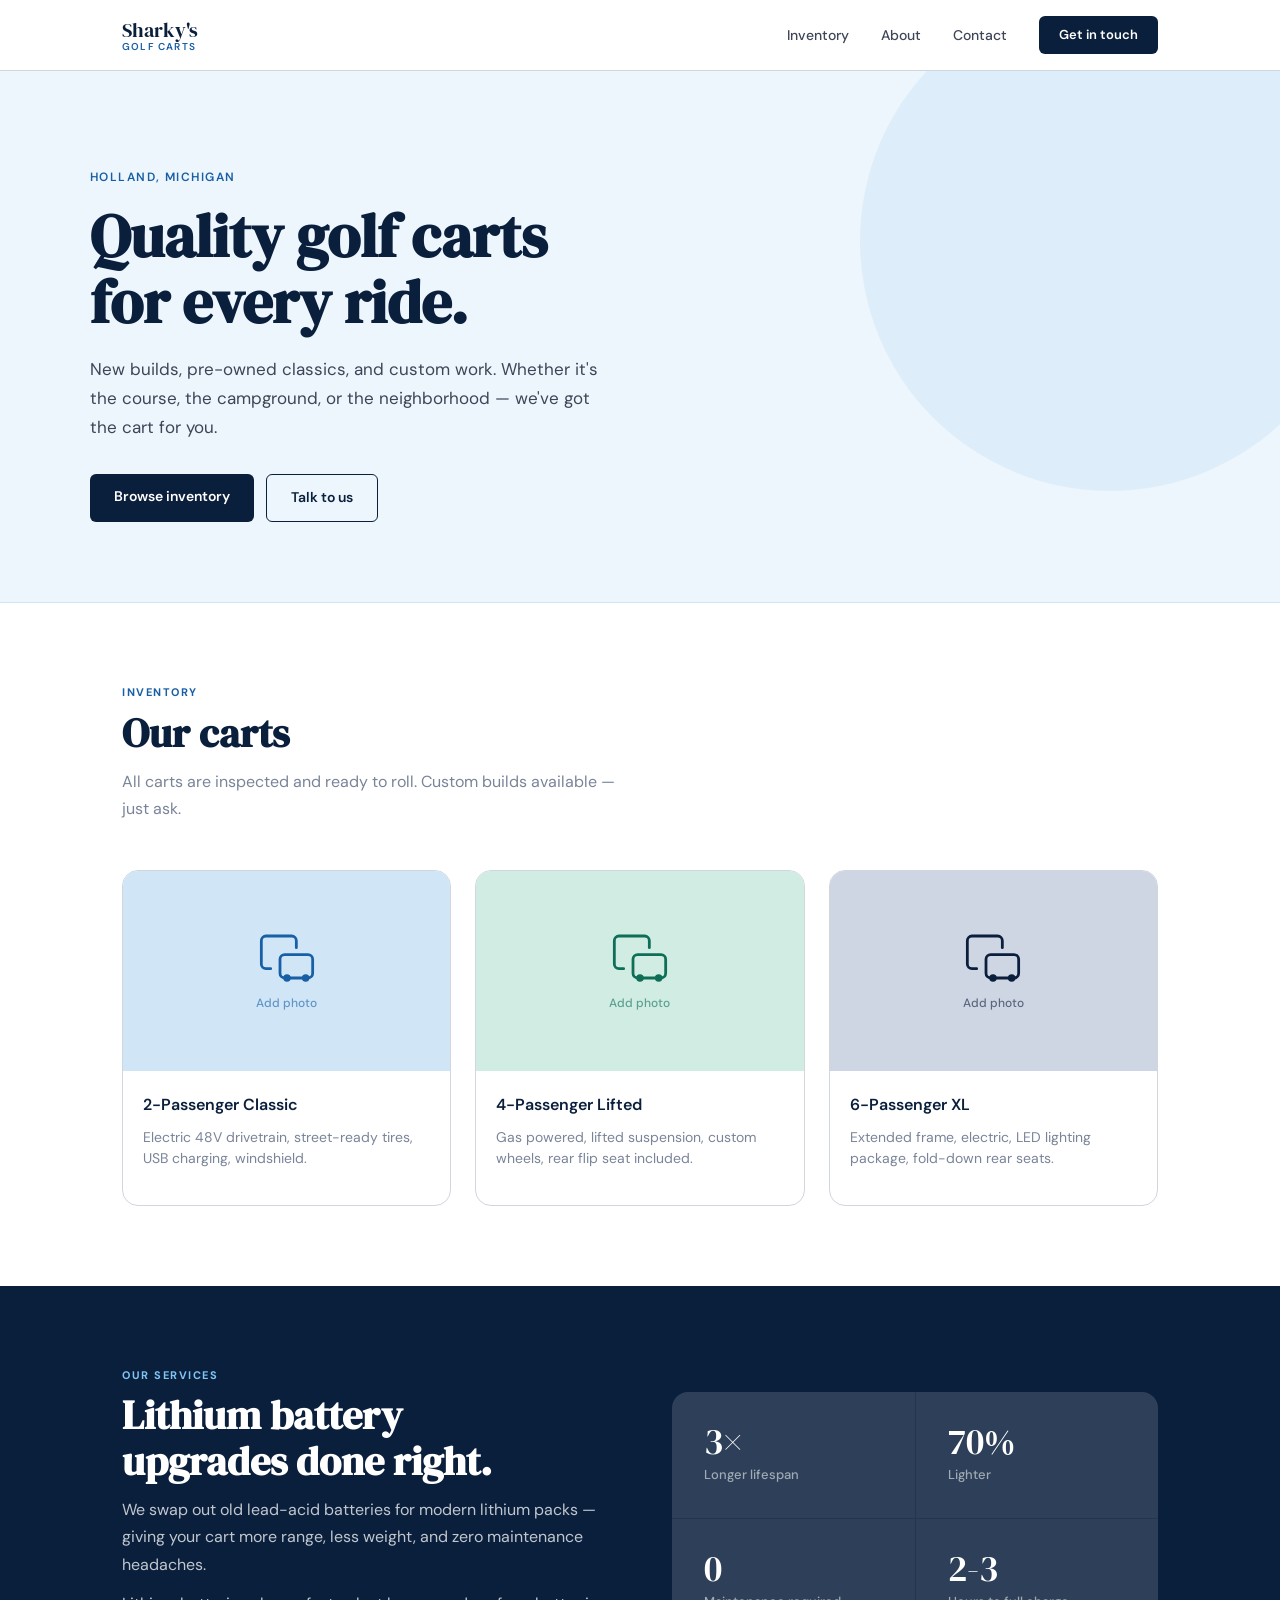
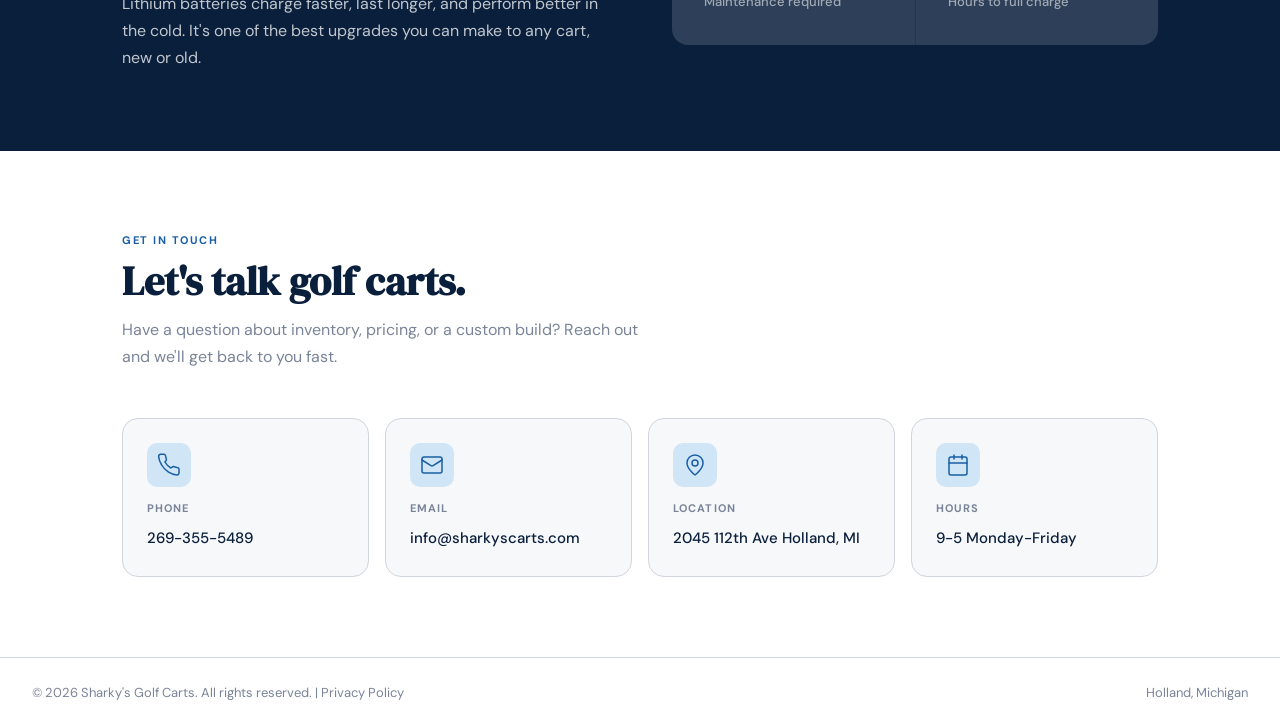
<file: index.html>
<!DOCTYPE html>
<html lang="en">
<head>
  <link rel="icon" href="data:image/svg+xml,<svg xmlns='http://www.w3.org/2000/svg' viewBox='0 0 100 100'><text y='.9em' font-size='90'>🦈</text></svg>">
  <meta charset="UTF-8" />
  <meta name="viewport" content="width=device-width, initial-scale=1.0" />
  <meta name="description" content="Sharky's Golf Carts — Quality new and pre-owned golf carts in Holland, Michigan." />
  <title>Sharky's Golf Carts</title>
  <link rel="stylesheet" href="styles.css" />
  <link rel="preconnect" href="https://fonts.googleapis.com" />
  <link rel="preconnect" href="https://fonts.gstatic.com" crossorigin />
  <link href="https://fonts.googleapis.com/css2?family=DM+Sans:wght@400;500;600&family=DM+Serif+Display&display=swap" rel="stylesheet" />
</head>
<body>

  <!-- ═══ NAVIGATION ═══ -->
  <header class="site-header">
    <nav class="nav">
      <a href="#" class="nav-logo">
        <span class="logo-shark">Sharky's</span>
        <span class="logo-sub">Golf Carts</span>
      </a>
      <ul class="nav-links">
        <li><a href="#products">Inventory</a></li>
        <li><a href="#about">About</a></li>
        <li><a href="#contact">Contact</a></li>
      </ul>
      <a href="#contact" class="nav-cta">Get in touch</a>
    </nav>
  </header>

  <main>

    <!-- ═══ HERO ═══ -->
    <section class="hero" id="home">
      <div class="hero-content">
        <p class="hero-eyebrow">Holland, Michigan</p>
        <h1 class="hero-title">Quality golf carts<br>for every ride.</h1>
        <p class="hero-body">New builds, pre-owned classics, and custom work. Whether it's the course, the campground, or the neighborhood — we've got the cart for you.</p>
        <div class="hero-actions">
          <a href="#products" class="btn btn-primary">Browse inventory</a>
          <a href="#contact" class="btn btn-secondary">Talk to us</a>
        </div>
      </div>
      
    </section>

    <!-- ═══ PRODUCTS ═══ -->
    <section class="section" id="products">
      <div class="section-header">
        <p class="section-eyebrow">Inventory</p>
        <h2 class="section-title">Our carts</h2>
        <p class="section-sub">All carts are inspected and ready to roll. Custom builds available — just ask.</p>
      </div>

      <div class="product-grid">

        <article class="product-card">
          <div class="product-img product-img--blue">
            <!-- Replace this div with an <img src="images/cart1.jpg" alt="2-Passenger Classic"> -->
            <div class="img-placeholder">
              <svg width="56" height="56" viewBox="0 0 24 24" fill="none" stroke="currentColor" stroke-width="1.2" stroke-linecap="round" stroke-linejoin="round" aria-hidden="true"><path d="M5 17H3a2 2 0 0 1-2-2V5a2 2 0 0 1 2-2h11a2 2 0 0 1 2 2v3"/><rect x="9" y="11" width="14" height="10" rx="2"/><circle cx="12" cy="21" r="1"/><circle cx="20" cy="21" r="1"/></svg>
              <span>Add photo</span>
            </div>
          </div>
          <div class="product-body">
            <div class="product-header">
              <h3 class="product-name">2-Passenger Classic</h3>
              
            </div>
            <p class="product-desc">Electric 48V drivetrain, street-ready tires, USB charging, windshield.</p>

          </div>
        </article>

        <article class="product-card">
          <div class="product-img product-img--teal">
            <div class="img-placeholder">
              <svg width="56" height="56" viewBox="0 0 24 24" fill="none" stroke="currentColor" stroke-width="1.2" stroke-linecap="round" stroke-linejoin="round" aria-hidden="true"><path d="M5 17H3a2 2 0 0 1-2-2V5a2 2 0 0 1 2-2h11a2 2 0 0 1 2 2v3"/><rect x="9" y="11" width="14" height="10" rx="2"/><circle cx="12" cy="21" r="1"/><circle cx="20" cy="21" r="1"/></svg>
              <span>Add photo</span>
            </div>
          </div>
          <div class="product-body">
            <div class="product-header">
              <h3 class="product-name">4-Passenger Lifted</h3>
              
            </div>
            <p class="product-desc">Gas powered, lifted suspension, custom wheels, rear flip seat included.</p>
            <div class="product-footer">

            
          </div>
        </article>

        <article class="product-card">
          <div class="product-img product-img--navy">
            <div class="img-placeholder">
              <svg width="56" height="56" viewBox="0 0 24 24" fill="none" stroke="currentColor" stroke-width="1.2" stroke-linecap="round" stroke-linejoin="round" aria-hidden="true"><path d="M5 17H3a2 2 0 0 1-2-2V5a2 2 0 0 1 2-2h11a2 2 0 0 1 2 2v3"/><rect x="9" y="11" width="14" height="10" rx="2"/><circle cx="12" cy="21" r="1"/><circle cx="20" cy="21" r="1"/></svg>
              <span>Add photo</span>
            </div>
          </div>
          <div class="product-body">
            <div class="product-header">
              <h3 class="product-name">6-Passenger XL</h3>
              
            </div>
            <p class="product-desc">Extended frame, electric, LED lighting package, fold-down rear seats.</p>

          
          </div>
        </article>

        <!-- Add more product cards here following the same pattern -->

      </div>
    </section>

    <!-- ═══ ABOUT ═══ -->

    <section class="section section--alt" id="about">
      <div class="about-grid">
        <div class="about-text">
          <p class="section-eyebrow">Our services</p>
          <h2 class="section-title">Lithium battery<br>upgrades done right.</h2>
          <p>We swap out old lead-acid batteries for modern lithium packs — giving your cart more range, less weight, and zero maintenance headaches.</p>
          <p>Lithium batteries charge faster, last longer, and perform better in the cold. It's one of the best upgrades you can make to any cart, new or old.</p>
        </div>
        <div class="about-stats">
          <div class="stat">
            <span class="stat-num">3×</span>
            <span class="stat-label">Longer lifespan</span>
          </div>
          <div class="stat">
            <span class="stat-num">70%</span>
            <span class="stat-label">Lighter</span>
          </div>
          <div class="stat">
            <span class="stat-num">0</span>
            <span class="stat-label">Maintenance required</span>
          </div>
            <div class="stat">
            <span class="stat-num">2-3</span>
            <span class="stat-label">Hours to full charge</span>
          </div>
        </div>
      </div>
    </section>

    <!-- ═══ CONTACT ═══ -->
    <section class="section" id="contact">
      <div class="section-header">
        <p class="section-eyebrow">Get in touch</p>
        <h2 class="section-title">Let's talk golf carts.</h2>
        <p class="section-sub">Have a question about inventory, pricing, or a custom build? Reach out and we'll get back to you fast.</p>
      </div>

      <div class="contact-grid">
        <div class="contact-card">
          <div class="contact-icon" aria-hidden="true">
            <svg width="24" height="24" viewBox="0 0 24 24" fill="none" stroke="currentColor" stroke-width="1.5" stroke-linecap="round" stroke-linejoin="round"><path d="M22 16.92v3a2 2 0 0 1-2.18 2 19.79 19.79 0 0 1-8.63-3.07A19.5 19.5 0 0 1 4.69 12a19.79 19.79 0 0 1-3.07-8.67A2 2 0 0 1 3.6 1.27h3a2 2 0 0 1 2 1.72c.127.96.361 1.903.7 2.81a2 2 0 0 1-.45 2.11L7.91 9a16 16 0 0 0 6 6l1.27-.85a2 2 0 0 1 2.11-.45c.907.339 1.85.573 2.81.7A2 2 0 0 1 22 16.92z"/></svg>
          </div>
          <p class="contact-label">Phone</p>
          <a href="tel:+16165550100" class="contact-value">269-355-5489</a>
        </div>

        <div class="contact-card">
          <div class="contact-icon" aria-hidden="true">
            <svg width="24" height="24" viewBox="0 0 24 24" fill="none" stroke="currentColor" stroke-width="1.5" stroke-linecap="round" stroke-linejoin="round"><rect width="20" height="16" x="2" y="4" rx="2"/><path d="m22 7-8.97 5.7a1.94 1.94 0 0 1-2.06 0L2 7"/></svg>
          </div>
          <p class="contact-label">Email</p>
          <a href="mailto:info@sharkyscarts.com" class="contact-value">info@sharkyscarts.com</a>
        </div>

        <div class="contact-card">
          <div class="contact-icon" aria-hidden="true">
            <svg width="24" height="24" viewBox="0 0 24 24" fill="none" stroke="currentColor" stroke-width="1.5" stroke-linecap="round" stroke-linejoin="round"><path d="M20 10c0 6-8 12-8 12s-8-6-8-12a8 8 0 0 1 16 0Z"/><circle cx="12" cy="10" r="3"/></svg>
          </div>
          <p class="contact-label">Location</p>
          <p class="contact-value">2045 112th Ave Holland, MI</p>
        </div>

        <div class="contact-card">
          <div class="contact-icon" aria-hidden="true">
            <svg width="24" height="24" viewBox="0 0 24 24" fill="none" stroke="currentColor" stroke-width="1.5" stroke-linecap="round" stroke-linejoin="round"><rect width="18" height="18" x="3" y="4" rx="2" ry="2"/><line x1="16" x2="16" y1="2" y2="6"/><line x1="8" x2="8" y1="2" y2="6"/><line x1="3" x2="21" y1="10" y2="10"/></svg>
          </div>
          <p class="contact-label">Hours</p>
          <p class="contact-value">9-5 Monday-Friday</p>
        </div>
      </div>
    </section>

  </main>

  <!-- ═══ FOOTER ═══ -->
  <footer class="site-footer">
    <p>© <span id="year"></span> Sharky's Golf Carts. All rights reserved. | <a href="privacy.html">Privacy Policy</a></p>
    <p>Holland, Michigan</p>
  </footer>

  <script>
    document.getElementById('year').textContent = new Date().getFullYear();

    // Smooth scroll for nav links
    document.querySelectorAll('a[href^="#"]').forEach(link => {
      link.addEventListener('click', e => {
        const target = document.querySelector(link.getAttribute('href'));
        if (target) {
          e.preventDefault();
          target.scrollIntoView({ behavior: 'smooth' });
        }
      });
    });
  </script>

</body>
</html>
</file>
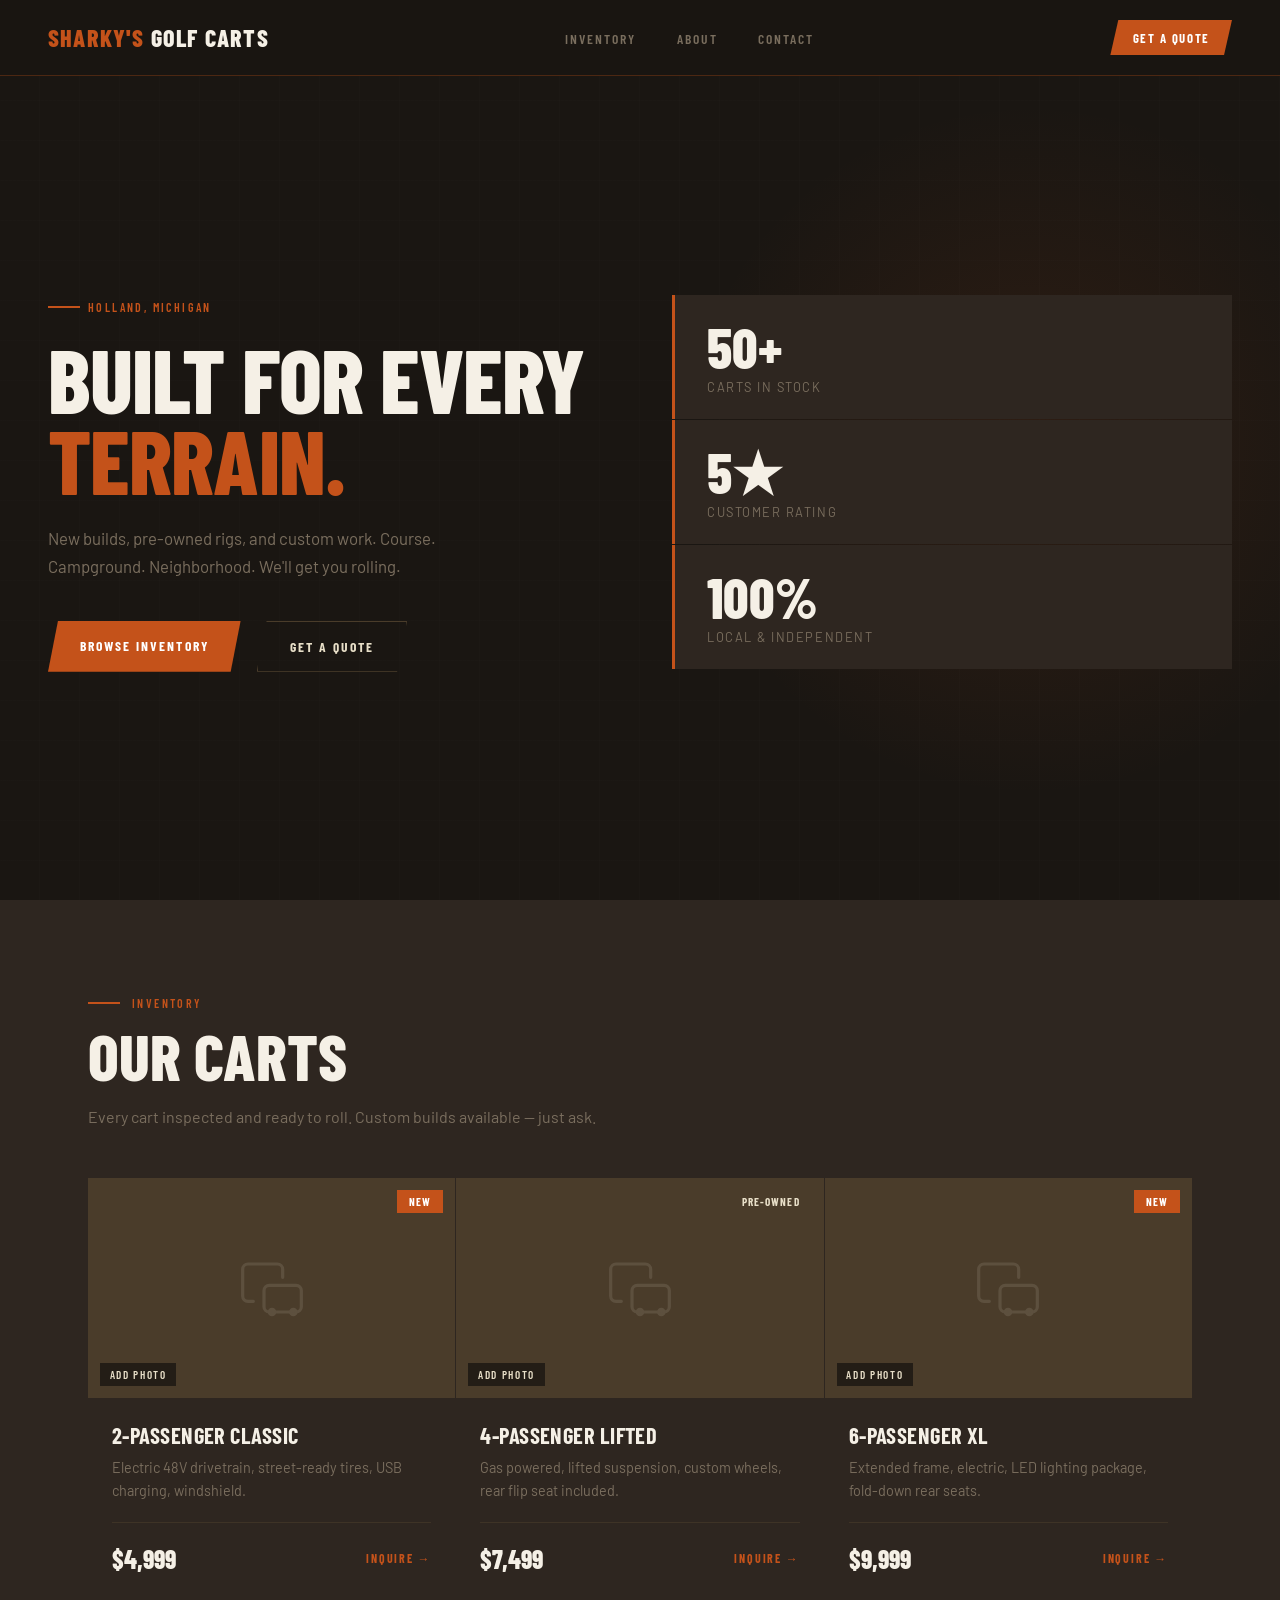
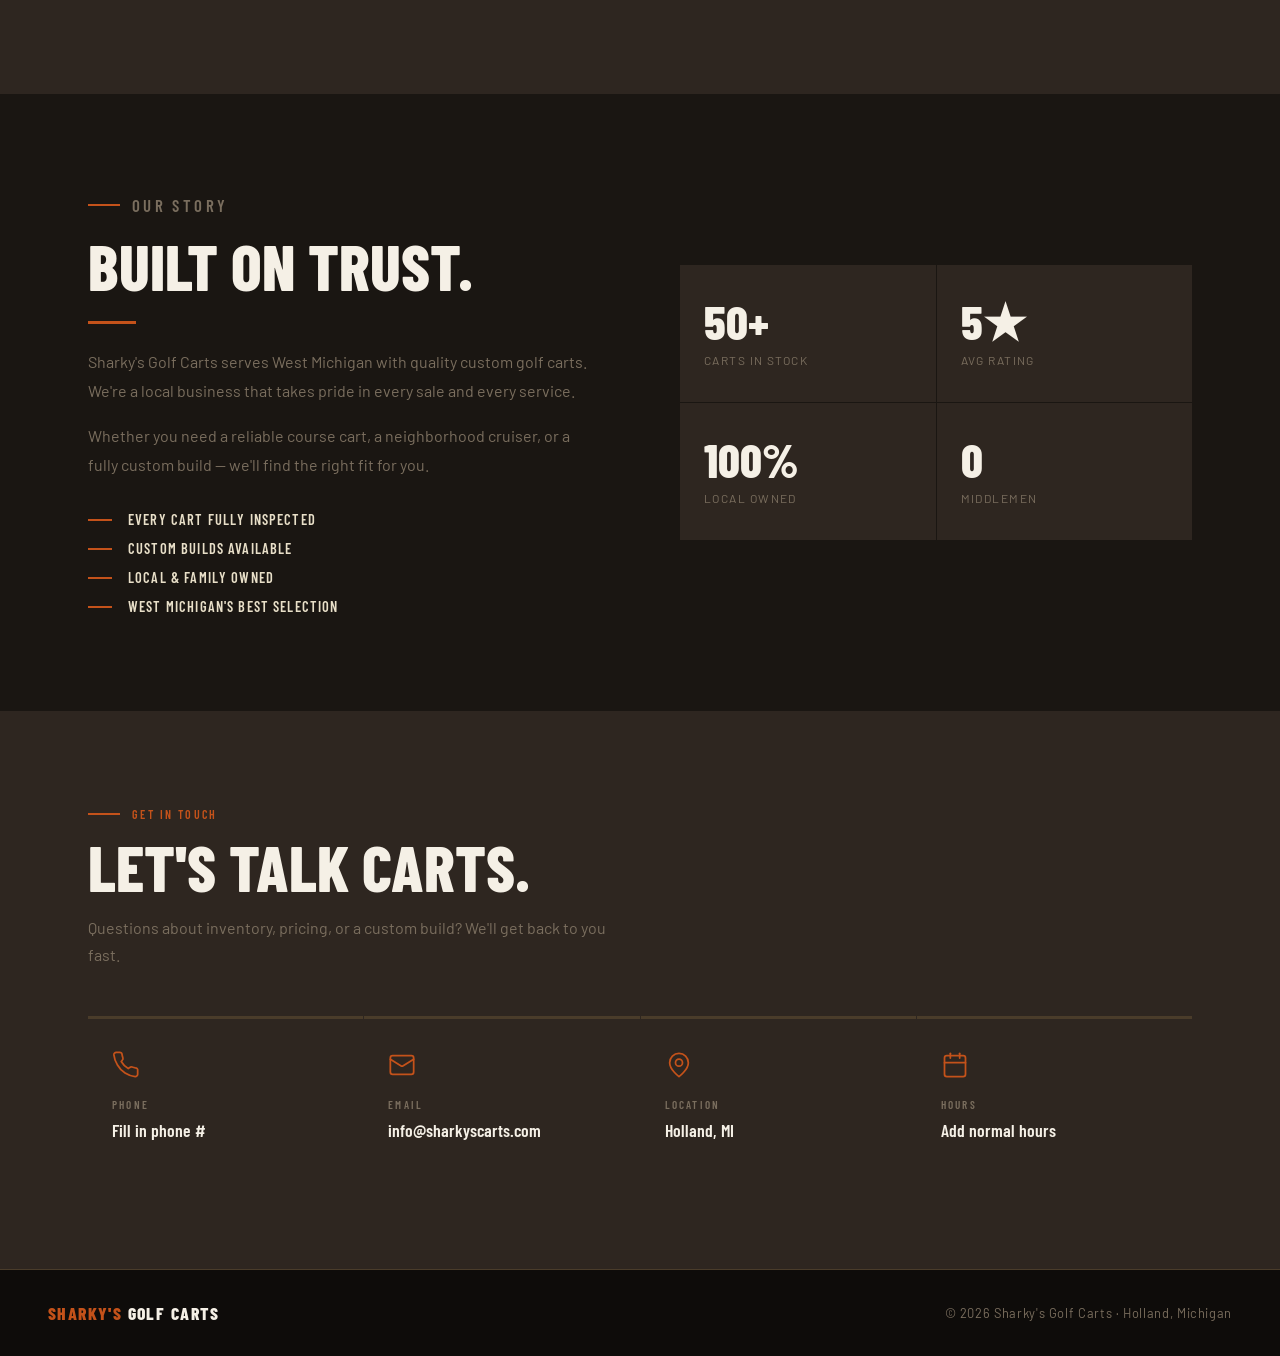
<file: example1/index.html>
<!DOCTYPE html>
<html lang="en">
<head>
  <meta charset="UTF-8" />
  <meta name="viewport" content="width=device-width, initial-scale=1.0" />
  <title>Sharky's Golf Carts — Holland, MI</title>
  <link rel="preconnect" href="https://fonts.googleapis.com" />
  <link href="https://fonts.googleapis.com/css2?family=Barlow+Condensed:wght@400;600;700;800&family=Barlow:wght@400;500&display=swap" rel="stylesheet" />
  <style>
    *, *::before, *::after { box-sizing: border-box; margin: 0; padding: 0; }

    :root {
      --sand: #E8DFC8;
      --dark: #1A1612;
      --mud: #2E2620;
      --rust: #C4521A;
      --rust-light: #E06030;
      --bark: #4A3C2A;
      --stone: #7A6E5E;
      --cream: #F5F0E6;
    }

    html { scroll-behavior: smooth; }

    body {
      font-family: 'Barlow', sans-serif;
      background: var(--dark);
      color: var(--sand);
      overflow-x: hidden;
    }

    /* ── NAV ── */
    .nav {
      position: fixed; top: 0; left: 0; right: 0; z-index: 100;
      display: flex; align-items: center; justify-content: space-between;
      padding: 1.25rem 3rem;
      background: rgba(26,22,18,0.92);
      border-bottom: 1px solid rgba(196,82,26,0.3);
      backdrop-filter: blur(8px);
    }
    .nav-logo {
      font-family: 'Barlow Condensed', sans-serif;
      font-weight: 800; font-size: 1.5rem; letter-spacing: 0.05em;
      text-decoration: none; color: var(--cream);
      text-transform: uppercase;
    }
    .nav-logo span { color: var(--rust); }
    .nav-links { display: flex; gap: 2.5rem; list-style: none; }
    .nav-links a {
      font-family: 'Barlow Condensed', sans-serif;
      font-weight: 600; font-size: 0.85rem; letter-spacing: 0.15em;
      text-transform: uppercase; text-decoration: none;
      color: var(--stone); transition: color 0.2s;
    }
    .nav-links a:hover { color: var(--sand); }
    .nav-cta {
      font-family: 'Barlow Condensed', sans-serif;
      font-weight: 700; font-size: 0.8rem; letter-spacing: 0.12em;
      text-transform: uppercase; text-decoration: none;
      background: var(--rust); color: #fff;
      padding: 0.6rem 1.4rem;
      clip-path: polygon(8px 0%, 100% 0%, calc(100% - 8px) 100%, 0% 100%);
      transition: background 0.2s;
    }
    .nav-cta:hover { background: var(--rust-light); }

    /* ── HERO ── */
    .hero {
      min-height: 100vh;
      display: flex; align-items: center;
      padding: 8rem 3rem 4rem;
      position: relative;
      overflow: hidden;
    }
    .hero::before {
      content: '';
      position: absolute; inset: 0;
      background:
        repeating-linear-gradient(0deg, transparent, transparent 39px, rgba(255,255,255,0.015) 40px),
        repeating-linear-gradient(90deg, transparent, transparent 39px, rgba(255,255,255,0.015) 40px);
    }
    .hero::after {
      content: '';
      position: absolute; right: -100px; top: 50%; transform: translateY(-50%);
      width: 700px; height: 700px; border-radius: 50%;
      background: radial-gradient(circle, rgba(196,82,26,0.12) 0%, transparent 70%);
      pointer-events: none;
    }
    .hero-inner {
      max-width: 1200px; margin: 0 auto;
      display: grid; grid-template-columns: 1fr 1fr; gap: 4rem; align-items: center;
      position: relative; z-index: 1;
    }
    .hero-tag {
      display: inline-flex; align-items: center; gap: 0.5rem;
      font-family: 'Barlow Condensed', sans-serif;
      font-size: 0.75rem; font-weight: 600; letter-spacing: 0.2em;
      text-transform: uppercase; color: var(--rust);
      margin-bottom: 1.5rem;
    }
    .hero-tag::before {
      content: '';
      width: 2rem; height: 2px; background: var(--rust);
    }
    h1 {
      font-family: 'Barlow Condensed', sans-serif;
      font-weight: 800; font-size: clamp(3.5rem, 7vw, 6rem);
      line-height: 0.9; letter-spacing: -0.01em;
      text-transform: uppercase; color: var(--cream);
      margin-bottom: 1.5rem;
    }
    h1 em { color: var(--rust); font-style: normal; }
    .hero-body {
      font-size: 1.05rem; line-height: 1.7; color: var(--stone);
      max-width: 440px; margin-bottom: 2.5rem;
    }
    .hero-actions { display: flex; gap: 1rem; flex-wrap: wrap; }
    .btn-primary {
      font-family: 'Barlow Condensed', sans-serif;
      font-weight: 700; font-size: 0.85rem; letter-spacing: 0.15em;
      text-transform: uppercase; text-decoration: none;
      background: var(--rust); color: #fff;
      padding: 1rem 2rem;
      clip-path: polygon(10px 0%, 100% 0%, calc(100% - 10px) 100%, 0% 100%);
      transition: background 0.2s;
    }
    .btn-primary:hover { background: var(--rust-light); }
    .btn-secondary {
      font-family: 'Barlow Condensed', sans-serif;
      font-weight: 700; font-size: 0.85rem; letter-spacing: 0.15em;
      text-transform: uppercase; text-decoration: none;
      border: 1px solid var(--bark); color: var(--sand);
      padding: 1rem 2rem;
      clip-path: polygon(10px 0%, 100% 0%, calc(100% - 10px) 100%, 0% 100%);
      transition: border-color 0.2s, color 0.2s;
    }
    .btn-secondary:hover { border-color: var(--stone); color: var(--cream); }

    /* Hero right side — big stat block */
    .hero-right {
      display: flex; flex-direction: column; gap: 1px;
    }
    .stat-block {
      background: var(--mud);
      border-left: 3px solid var(--rust);
      padding: 1.5rem 2rem;
      transition: transform 0.2s;
    }
    .stat-block:hover { transform: translateX(6px); }
    .stat-num {
      font-family: 'Barlow Condensed', sans-serif;
      font-size: 3.5rem; font-weight: 800; line-height: 1;
      color: var(--cream);
    }
    .stat-label {
      font-size: 0.8rem; letter-spacing: 0.12em; text-transform: uppercase;
      color: var(--stone); margin-top: 0.25rem;
    }

    /* ── SECTION WRAPPER ── */
    .section {
      padding: 6rem 3rem;
      max-width: 1200px; margin: 0 auto;
    }
    .section-full { background: var(--mud); }
    .section-full .section-inner {
      max-width: 1200px; margin: 0 auto;
      padding: 6rem 3rem;
    }

    .eyebrow {
      font-family: 'Barlow Condensed', sans-serif;
      font-size: 0.75rem; font-weight: 600; letter-spacing: 0.2em;
      text-transform: uppercase; color: var(--rust);
      display: flex; align-items: center; gap: 0.75rem;
      margin-bottom: 1rem;
    }
    .eyebrow::before { content: ''; width: 2rem; height: 2px; background: var(--rust); }

    h2 {
      font-family: 'Barlow Condensed', sans-serif;
      font-weight: 800; font-size: clamp(2.5rem, 5vw, 4rem);
      line-height: 0.95; text-transform: uppercase; color: var(--cream);
      margin-bottom: 1rem;
    }
    .section-sub {
      color: var(--stone); font-size: 1rem; line-height: 1.7;
      max-width: 520px; margin-bottom: 3rem;
    }

    /* ── INVENTORY ── */
    .inventory-grid {
      display: grid; grid-template-columns: repeat(auto-fit, minmax(320px, 1fr));
      gap: 1px;
    }
    .cart-card {
      background: var(--mud);
      position: relative; overflow: hidden;
      transition: transform 0.3s;
    }
    .cart-card:hover { transform: translateY(-4px); }
    .cart-img {
      height: 220px;
      display: flex; align-items: center; justify-content: center;
      background: var(--bark);
      position: relative; overflow: hidden;
    }
    .cart-img svg { color: var(--stone); opacity: 0.4; }
    .cart-img-label {
      position: absolute; bottom: 0.75rem; left: 0.75rem;
      font-family: 'Barlow Condensed', sans-serif;
      font-size: 0.7rem; font-weight: 600; letter-spacing: 0.15em;
      text-transform: uppercase; color: var(--sand);
      background: rgba(26,22,18,0.8); padding: 0.3rem 0.6rem;
    }
    .cart-badge {
      position: absolute; top: 0.75rem; right: 0.75rem;
      font-family: 'Barlow Condensed', sans-serif;
      font-size: 0.7rem; font-weight: 700; letter-spacing: 0.1em;
      text-transform: uppercase; padding: 0.3rem 0.75rem;
    }
    .cart-badge--new { background: var(--rust); color: #fff; }
    .cart-badge--used { background: var(--bark); color: var(--sand); }
    .cart-body { padding: 1.5rem; }
    .cart-name {
      font-family: 'Barlow Condensed', sans-serif;
      font-weight: 700; font-size: 1.4rem; letter-spacing: 0.02em;
      text-transform: uppercase; color: var(--cream);
      margin-bottom: 0.5rem;
    }
    .cart-desc { font-size: 0.9rem; color: var(--stone); line-height: 1.6; margin-bottom: 1.25rem; }
    .cart-footer {
      display: flex; align-items: center; justify-content: space-between;
      border-top: 1px solid rgba(74,60,42,0.6); padding-top: 1.25rem;
    }
    .cart-price {
      font-family: 'Barlow Condensed', sans-serif;
      font-weight: 800; font-size: 1.6rem; color: var(--cream);
    }
    .cart-link {
      font-family: 'Barlow Condensed', sans-serif;
      font-weight: 700; font-size: 0.75rem; letter-spacing: 0.15em;
      text-transform: uppercase; text-decoration: none;
      color: var(--rust); transition: color 0.2s;
    }
    .cart-link:hover { color: var(--rust-light); }

    /* ── ABOUT ── */
    .about-grid {
      display: grid; grid-template-columns: 1fr 1fr; gap: 5rem; align-items: center;
    }
    .about-text p {
      color: var(--stone); line-height: 1.8; margin-bottom: 1rem;
    }
    .about-text p:first-of-type { font-size: 1.05rem; }
    .about-divider {
      width: 3rem; height: 3px; background: var(--rust); margin: 1.5rem 0;
    }
    .values-list {
      list-style: none; display: flex; flex-direction: column; gap: 0.75rem;
      margin-top: 2rem;
    }
    .values-list li {
      display: flex; align-items: center; gap: 1rem;
      font-family: 'Barlow Condensed', sans-serif;
      font-weight: 600; font-size: 0.9rem; letter-spacing: 0.08em;
      text-transform: uppercase; color: var(--sand);
    }
    .values-list li::before {
      content: ''; flex-shrink: 0;
      width: 1.5rem; height: 2px; background: var(--rust);
    }

    .about-visual {
      display: grid; grid-template-columns: 1fr 1fr; gap: 1px;
    }
    .about-stat {
      background: var(--mud); padding: 2rem 1.5rem;
      border-bottom: 3px solid transparent;
      transition: border-color 0.2s;
    }
    .about-stat:hover { border-color: var(--rust); }
    .about-stat-num {
      font-family: 'Barlow Condensed', sans-serif;
      font-size: 3rem; font-weight: 800; color: var(--cream); line-height: 1;
    }
    .about-stat-label {
      font-size: 0.75rem; letter-spacing: 0.12em; text-transform: uppercase;
      color: var(--stone); margin-top: 0.5rem;
    }

    /* ── CONTACT ── */
    .contact-grid {
      display: grid; grid-template-columns: repeat(auto-fit, minmax(220px, 1fr));
      gap: 1px;
    }
    .contact-card {
      background: var(--mud);
      padding: 2rem 1.5rem;
      border-top: 3px solid var(--bark);
      transition: border-color 0.2s;
    }
    .contact-card:hover { border-color: var(--rust); }
    .contact-icon {
      color: var(--rust); margin-bottom: 1rem;
    }
    .contact-label {
      font-family: 'Barlow Condensed', sans-serif;
      font-size: 0.7rem; font-weight: 600; letter-spacing: 0.2em;
      text-transform: uppercase; color: var(--stone); margin-bottom: 0.5rem;
    }
    .contact-value {
      font-family: 'Barlow Condensed', sans-serif;
      font-size: 1.1rem; font-weight: 600; color: var(--cream);
      text-decoration: none; display: block;
    }
    a.contact-value:hover { color: var(--rust); }

    /* ── FOOTER ── */
    .site-footer {
      background: #0E0C0A;
      padding: 2rem 3rem;
      display: flex; justify-content: space-between; align-items: center;
      border-top: 1px solid var(--bark);
    }
    .site-footer p {
      font-size: 0.8rem; color: var(--stone); letter-spacing: 0.05em;
    }
    .footer-logo {
      font-family: 'Barlow Condensed', sans-serif;
      font-weight: 800; font-size: 1.1rem; letter-spacing: 0.08em;
      text-transform: uppercase; color: var(--cream);
    }
    .footer-logo span { color: var(--rust); }

    @media (max-width: 768px) {
      .nav { padding: 1rem 1.5rem; }
      .nav-links { display: none; }
      .hero-inner { grid-template-columns: 1fr; }
      .about-grid { grid-template-columns: 1fr; }
      .site-footer { flex-direction: column; gap: 1rem; text-align: center; }
    }
  </style>
</head>
<body>

  <header>
    <nav class="nav">
      <a href="#" class="nav-logo"><span>Sharky's</span> Golf Carts</a>
      <ul class="nav-links">
        <li><a href="#products">Inventory</a></li>
        <li><a href="#about">About</a></li>
        <li><a href="#contact">Contact</a></li>
      </ul>
      <a href="#contact" class="nav-cta">Get a quote</a>
    </nav>
  </header>

  <main>

    <section class="hero" id="home">
      <div class="hero-inner">
        <div>
          <p class="hero-tag">Holland, Michigan</p>
          <h1>Built for every <em>terrain.</em></h1>
          <p class="hero-body">New builds, pre-owned rigs, and custom work. Course. Campground. Neighborhood. We'll get you rolling.</p>
          <div class="hero-actions">
            <a href="#products" class="btn-primary">Browse inventory</a>
            <a href="#contact" class="btn-secondary">Get a quote</a>
          </div>
        </div>
        <div class="hero-right">
          <div class="stat-block">
            <div class="stat-num">50+</div>
            <div class="stat-label">Carts in stock</div>
          </div>
          <div class="stat-block">
            <div class="stat-num">5★</div>
            <div class="stat-label">Customer rating</div>
          </div>
          <div class="stat-block">
            <div class="stat-num">100%</div>
            <div class="stat-label">Local & independent</div>
          </div>
        </div>
      </div>
    </section>

    <div class="section-full" id="products">
      <div class="section-inner">
        <p class="eyebrow">Inventory</p>
        <h2>Our carts</h2>
        <p class="section-sub">Every cart inspected and ready to roll. Custom builds available — just ask.</p>

        <div class="inventory-grid">
          <article class="cart-card">
            <div class="cart-img">
              <svg width="64" height="64" viewBox="0 0 24 24" fill="none" stroke="currentColor" stroke-width="1.2" stroke-linecap="round" stroke-linejoin="round"><path d="M5 17H3a2 2 0 0 1-2-2V5a2 2 0 0 1 2-2h11a2 2 0 0 1 2 2v3"/><rect x="9" y="11" width="14" height="10" rx="2"/><circle cx="12" cy="21" r="1"/><circle cx="20" cy="21" r="1"/></svg>
              <span class="cart-img-label">Add photo</span>
              <span class="cart-badge cart-badge--new">New</span>
            </div>
            <div class="cart-body">
              <h3 class="cart-name">2-Passenger Classic</h3>
              <p class="cart-desc">Electric 48V drivetrain, street-ready tires, USB charging, windshield.</p>
              <div class="cart-footer">
                <span class="cart-price">$4,999</span>
                <a href="#contact" class="cart-link">Inquire →</a>
              </div>
            </div>
          </article>

          <article class="cart-card">
            <div class="cart-img">
              <svg width="64" height="64" viewBox="0 0 24 24" fill="none" stroke="currentColor" stroke-width="1.2" stroke-linecap="round" stroke-linejoin="round"><path d="M5 17H3a2 2 0 0 1-2-2V5a2 2 0 0 1 2-2h11a2 2 0 0 1 2 2v3"/><rect x="9" y="11" width="14" height="10" rx="2"/><circle cx="12" cy="21" r="1"/><circle cx="20" cy="21" r="1"/></svg>
              <span class="cart-img-label">Add photo</span>
              <span class="cart-badge cart-badge--used">Pre-owned</span>
            </div>
            <div class="cart-body">
              <h3 class="cart-name">4-Passenger Lifted</h3>
              <p class="cart-desc">Gas powered, lifted suspension, custom wheels, rear flip seat included.</p>
              <div class="cart-footer">
                <span class="cart-price">$7,499</span>
                <a href="#contact" class="cart-link">Inquire →</a>
              </div>
            </div>
          </article>

          <article class="cart-card">
            <div class="cart-img">
              <svg width="64" height="64" viewBox="0 0 24 24" fill="none" stroke="currentColor" stroke-width="1.2" stroke-linecap="round" stroke-linejoin="round"><path d="M5 17H3a2 2 0 0 1-2-2V5a2 2 0 0 1 2-2h11a2 2 0 0 1 2 2v3"/><rect x="9" y="11" width="14" height="10" rx="2"/><circle cx="12" cy="21" r="1"/><circle cx="20" cy="21" r="1"/></svg>
              <span class="cart-img-label">Add photo</span>
              <span class="cart-badge cart-badge--new">New</span>
            </div>
            <div class="cart-body">
              <h3 class="cart-name">6-Passenger XL</h3>
              <p class="cart-desc">Extended frame, electric, LED lighting package, fold-down rear seats.</p>
              <div class="cart-footer">
                <span class="cart-price">$9,999</span>
                <a href="#contact" class="cart-link">Inquire →</a>
              </div>
            </div>
          </article>
        </div>
      </div>
    </div>

    <section class="section" id="about">
      <div class="about-grid">
        <div class="about-text">
          <p class="eyebrow">Our story</p>
          <h2>Built on trust.</h2>
          <div class="about-divider"></div>
          <p>Sharky's Golf Carts serves West Michigan with quality custom golf carts. We're a local business that takes pride in every sale and every service.</p>
          <p>Whether you need a reliable course cart, a neighborhood cruiser, or a fully custom build — we'll find the right fit for you.</p>
          <ul class="values-list">
            <li>Every cart fully inspected</li>
            <li>Custom builds available</li>
            <li>Local & family owned</li>
            <li>West Michigan's best selection</li>
          </ul>
        </div>
        <div class="about-visual">
          <div class="about-stat">
            <div class="about-stat-num">50+</div>
            <div class="about-stat-label">Carts in stock</div>
          </div>
          <div class="about-stat">
            <div class="about-stat-num">5★</div>
            <div class="about-stat-label">Avg rating</div>
          </div>
          <div class="about-stat">
            <div class="about-stat-num">100%</div>
            <div class="about-stat-label">Local owned</div>
          </div>
          <div class="about-stat">
            <div class="about-stat-num">0</div>
            <div class="about-stat-label">Middlemen</div>
          </div>
        </div>
      </div>
    </section>

    <div class="section-full" id="contact">
      <div class="section-inner">
        <p class="eyebrow">Get in touch</p>
        <h2>Let's talk carts.</h2>
        <p class="section-sub">Questions about inventory, pricing, or a custom build? We'll get back to you fast.</p>

        <div class="contact-grid">
          <div class="contact-card">
            <div class="contact-icon">
              <svg width="28" height="28" viewBox="0 0 24 24" fill="none" stroke="currentColor" stroke-width="1.5" stroke-linecap="round" stroke-linejoin="round"><path d="M22 16.92v3a2 2 0 0 1-2.18 2 19.79 19.79 0 0 1-8.63-3.07A19.5 19.5 0 0 1 4.69 12a19.79 19.79 0 0 1-3.07-8.67A2 2 0 0 1 3.6 1.27h3a2 2 0 0 1 2 1.72c.127.96.361 1.903.7 2.81a2 2 0 0 1-.45 2.11L7.91 9a16 16 0 0 0 6 6l1.27-.85a2 2 0 0 1 2.11-.45c.907.339 1.85.573 2.81.7A2 2 0 0 1 22 16.92z"/></svg>
            </div>
            <p class="contact-label">Phone</p>
            <a href="tel:+16165550100" class="contact-value">Fill in phone #</a>
          </div>
          <div class="contact-card">
            <div class="contact-icon">
              <svg width="28" height="28" viewBox="0 0 24 24" fill="none" stroke="currentColor" stroke-width="1.5" stroke-linecap="round" stroke-linejoin="round"><rect width="20" height="16" x="2" y="4" rx="2"/><path d="m22 7-8.97 5.7a1.94 1.94 0 0 1-2.06 0L2 7"/></svg>
            </div>
            <p class="contact-label">Email</p>
            <a href="mailto:info@sharkyscarts.com" class="contact-value">info@sharkyscarts.com</a>
          </div>
          <div class="contact-card">
            <div class="contact-icon">
              <svg width="28" height="28" viewBox="0 0 24 24" fill="none" stroke="currentColor" stroke-width="1.5" stroke-linecap="round" stroke-linejoin="round"><path d="M20 10c0 6-8 12-8 12s-8-6-8-12a8 8 0 0 1 16 0Z"/><circle cx="12" cy="10" r="3"/></svg>
            </div>
            <p class="contact-label">Location</p>
            <p class="contact-value">Holland, MI</p>
          </div>
          <div class="contact-card">
            <div class="contact-icon">
              <svg width="28" height="28" viewBox="0 0 24 24" fill="none" stroke="currentColor" stroke-width="1.5" stroke-linecap="round" stroke-linejoin="round"><rect width="18" height="18" x="3" y="4" rx="2"/><line x1="16" x2="16" y1="2" y2="6"/><line x1="8" x2="8" y1="2" y2="6"/><line x1="3" x2="21" y1="10" y2="10"/></svg>
            </div>
            <p class="contact-label">Hours</p>
            <p class="contact-value">Add normal hours</p>
          </div>
        </div>
      </div>
    </div>

  </main>

  <footer class="site-footer">
    <div class="footer-logo"><span>Sharky's</span> Golf Carts</div>
    <p>© <span id="year"></span> Sharky's Golf Carts · Holland, Michigan</p>
  </footer>

  <script>
    document.getElementById('year').textContent = new Date().getFullYear();
    document.querySelectorAll('a[href^="#"]').forEach(link => {
      link.addEventListener('click', e => {
        const target = document.querySelector(link.getAttribute('href'));
        if (target) { e.preventDefault(); target.scrollIntoView({ behavior: 'smooth' }); }
      });
    });
  </script>
</body>
</html>
</file>
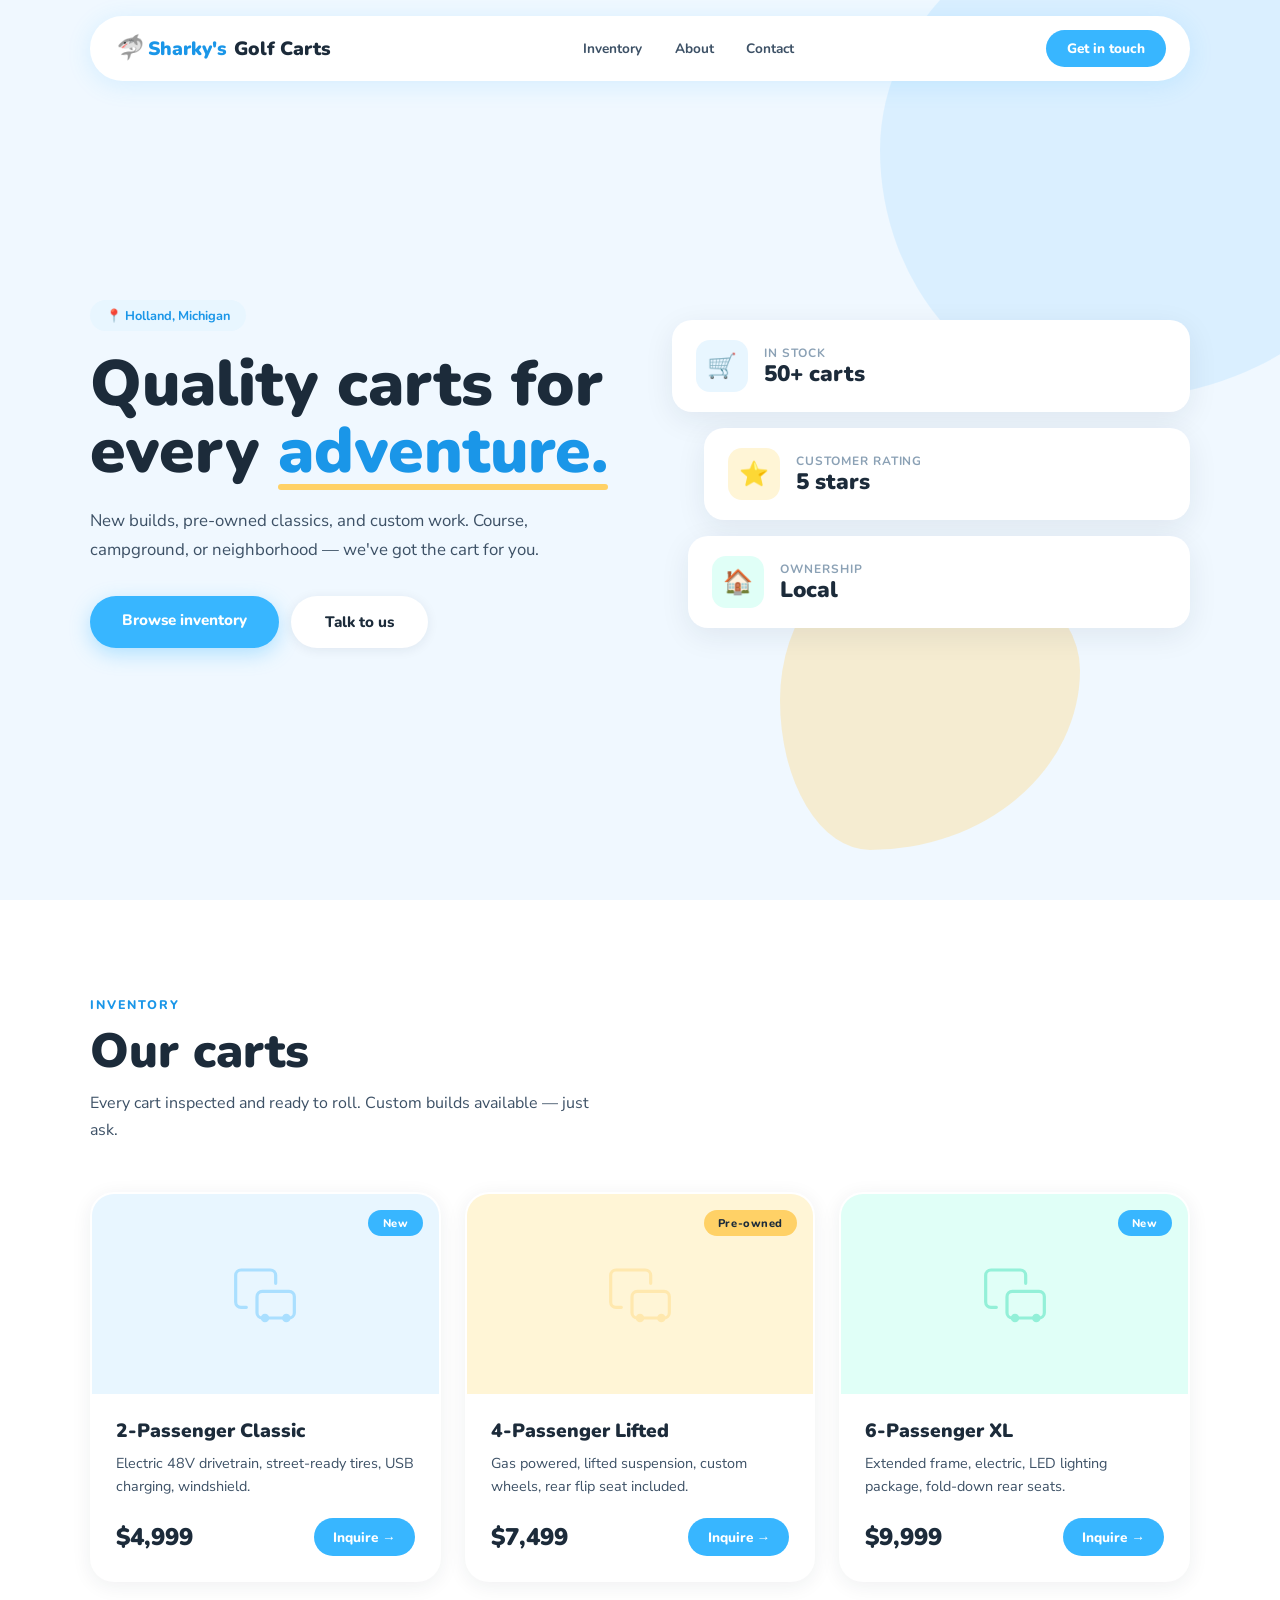
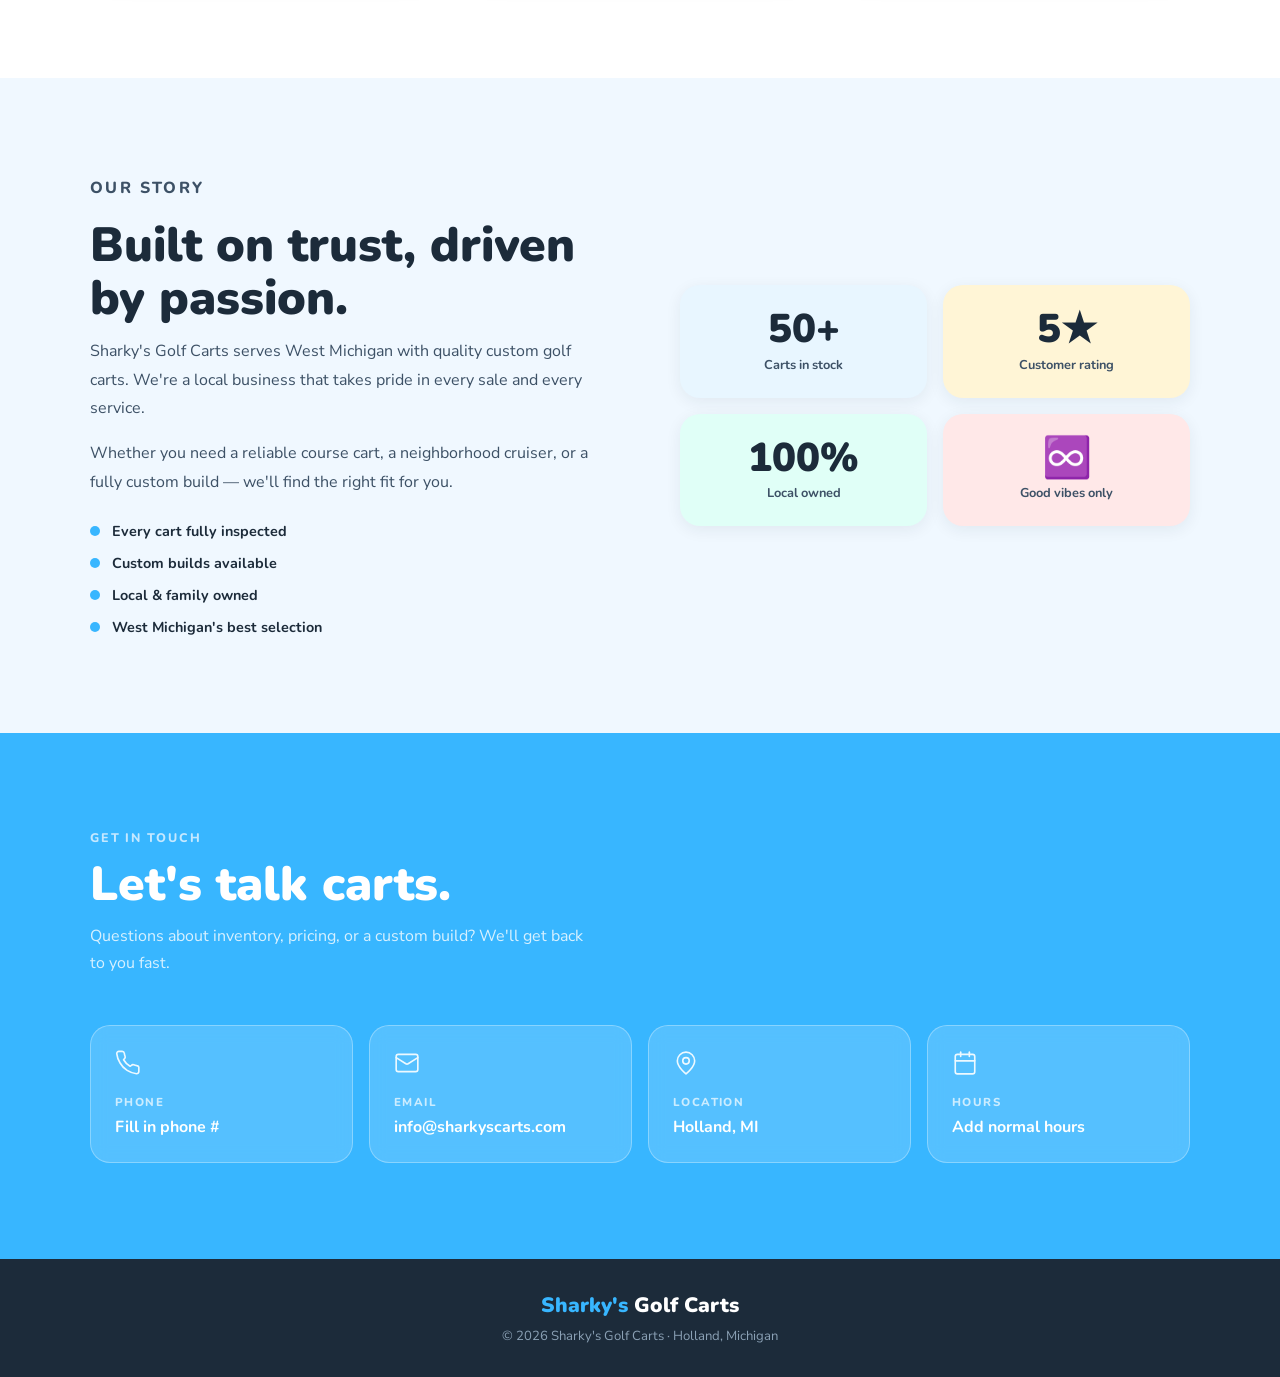
<file: example2/index.html>
<!DOCTYPE html>
<html lang="en">
<head>
  <meta charset="UTF-8" />
  <meta name="viewport" content="width=device-width, initial-scale=1.0" />
  <title>Sharky's Golf Carts — Holland, MI</title>
  <link rel="preconnect" href="https://fonts.googleapis.com" />
  <link href="https://fonts.googleapis.com/css2?family=Nunito:ital,wght@0,400;0,600;0,700;0,800;0,900;1,800&family=Nunito+Sans:wght@400;600&display=swap" rel="stylesheet" />
  <style>
    *, *::before, *::after { box-sizing: border-box; margin: 0; padding: 0; }

    :root {
      --sky: #38B6FF;
      --sky-deep: #1A96E8;
      --sky-pale: #E8F6FF;
      --sky-soft: #C5E8FF;
      --coral: #FF6B6B;
      --coral-pale: #FFE8E8;
      --sun: #FFD166;
      --sun-pale: #FFF5D6;
      --mint: #06D6A0;
      --white: #FFFFFF;
      --ink: #1C2B3A;
      --ink-soft: #3D5166;
      --gray: #8BA1B5;
      --bg: #F0F8FF;
    }

    html { scroll-behavior: smooth; }

    body {
      font-family: 'Nunito Sans', sans-serif;
      background: var(--bg);
      color: var(--ink);
      overflow-x: hidden;
    }

    /* ── NAV ── */
    .nav {
      position: fixed; top: 1rem; left: 50%; transform: translateX(-50%);
      z-index: 100; width: calc(100% - 3rem); max-width: 1100px;
      display: flex; align-items: center; justify-content: space-between;
      padding: 0.9rem 1.5rem;
      background: var(--white);
      border-radius: 100px;
      box-shadow: 0 4px 24px rgba(56,182,255,0.15);
    }
    .nav-logo {
      font-family: 'Nunito', sans-serif;
      font-weight: 900; font-size: 1.2rem;
      text-decoration: none; color: var(--ink);
      display: flex; align-items: center; gap: 0.4rem;
    }
    .logo-shark { color: var(--sky-deep); }
    .logo-fin {
      display: inline-block;
      font-style: italic; font-size: 1.4rem;
      transform: rotate(-10deg);
    }
    .nav-links { display: flex; gap: 0.25rem; list-style: none; }
    .nav-links a {
      font-family: 'Nunito', sans-serif;
      font-weight: 700; font-size: 0.85rem;
      text-decoration: none; color: var(--ink-soft);
      padding: 0.4rem 0.9rem; border-radius: 100px;
      transition: background 0.15s, color 0.15s;
    }
    .nav-links a:hover { background: var(--sky-pale); color: var(--sky-deep); }
    .nav-cta {
      font-family: 'Nunito', sans-serif;
      font-weight: 800; font-size: 0.85rem;
      text-decoration: none; color: var(--white);
      background: var(--sky); padding: 0.55rem 1.3rem;
      border-radius: 100px; transition: background 0.15s, transform 0.15s;
    }
    .nav-cta:hover { background: var(--sky-deep); transform: scale(1.03); }

    /* ── HERO ── */
    .hero {
      min-height: 100vh;
      display: flex; align-items: center;
      padding: 7rem 2rem 4rem;
      position: relative;
      overflow: hidden;
    }
    /* Wavy background shapes */
    .hero-blob-1, .hero-blob-2 {
      position: absolute; border-radius: 60% 40% 55% 45% / 50% 60% 40% 50%;
      pointer-events: none;
    }
    .hero-blob-1 {
      width: 500px; height: 500px;
      background: var(--sky-soft); opacity: 0.5;
      top: -100px; right: -100px;
      animation: float1 8s ease-in-out infinite;
    }
    .hero-blob-2 {
      width: 300px; height: 300px;
      background: var(--sun); opacity: 0.3;
      bottom: 50px; right: 200px;
      border-radius: 40% 60% 70% 30% / 50% 40% 60% 50%;
      animation: float2 6s ease-in-out infinite;
    }
    @keyframes float1 { 0%,100% { transform: translateY(0) rotate(0deg); } 50% { transform: translateY(-20px) rotate(5deg); } }
    @keyframes float2 { 0%,100% { transform: translateY(0) rotate(0deg); } 50% { transform: translateY(15px) rotate(-5deg); } }

    .hero-inner {
      max-width: 1100px; margin: 0 auto;
      display: grid; grid-template-columns: 1fr 1fr; gap: 4rem; align-items: center;
      position: relative; z-index: 1;
    }
    .hero-tag {
      display: inline-flex; align-items: center; gap: 0.5rem;
      font-family: 'Nunito', sans-serif;
      font-weight: 700; font-size: 0.8rem;
      color: var(--sky-deep);
      background: var(--sky-pale); padding: 0.4rem 1rem;
      border-radius: 100px; margin-bottom: 1.25rem;
    }
    h1 {
      font-family: 'Nunito', sans-serif;
      font-weight: 900; font-size: clamp(2.8rem, 5vw, 4.5rem);
      line-height: 1.05; color: var(--ink);
      margin-bottom: 1.25rem;
    }
    h1 .wave {
      color: var(--sky-deep);
      display: inline-block;
      position: relative;
    }
    h1 .wave::after {
      content: '';
      position: absolute; left: 0; right: 0; bottom: -4px; height: 6px;
      background: var(--sun);
      border-radius: 100px;
    }
    .hero-body {
      font-size: 1.05rem; line-height: 1.75; color: var(--ink-soft);
      margin-bottom: 2rem;
    }
    .hero-actions { display: flex; gap: 0.75rem; flex-wrap: wrap; }
    .btn-primary {
      font-family: 'Nunito', sans-serif;
      font-weight: 800; font-size: 0.95rem;
      text-decoration: none; color: var(--white);
      background: var(--sky); padding: 0.85rem 2rem;
      border-radius: 100px;
      box-shadow: 0 6px 20px rgba(56,182,255,0.35);
      transition: background 0.15s, transform 0.15s, box-shadow 0.15s;
    }
    .btn-primary:hover { background: var(--sky-deep); transform: translateY(-2px); box-shadow: 0 10px 28px rgba(56,182,255,0.4); }
    .btn-secondary {
      font-family: 'Nunito', sans-serif;
      font-weight: 800; font-size: 0.95rem;
      text-decoration: none; color: var(--ink);
      background: var(--white); padding: 0.85rem 2rem;
      border-radius: 100px; border: 2px solid transparent;
      box-shadow: 0 2px 12px rgba(28,43,58,0.08);
      transition: border-color 0.15s, transform 0.15s;
    }
    .btn-secondary:hover { border-color: var(--sky-soft); transform: translateY(-2px); }

    /* Hero cards floating right */
    .hero-cards { display: flex; flex-direction: column; gap: 1rem; }
    .float-card {
      background: var(--white); border-radius: 20px;
      padding: 1.25rem 1.5rem;
      box-shadow: 0 8px 30px rgba(28,43,58,0.08);
      display: flex; align-items: center; gap: 1rem;
      transition: transform 0.2s;
    }
    .float-card:hover { transform: translateX(6px); }
    .float-card:nth-child(2) { margin-left: 2rem; }
    .float-card:nth-child(3) { margin-left: 1rem; }
    .float-icon {
      width: 52px; height: 52px; border-radius: 14px; flex-shrink: 0;
      display: flex; align-items: center; justify-content: center;
      font-size: 1.5rem;
    }
    .float-icon--sky { background: var(--sky-pale); }
    .float-icon--sun { background: var(--sun-pale); }
    .float-icon--mint { background: #E0FFF7; }
    .float-label {
      font-family: 'Nunito', sans-serif;
      font-size: 0.75rem; font-weight: 700; color: var(--gray);
      text-transform: uppercase; letter-spacing: 0.08em;
    }
    .float-val {
      font-family: 'Nunito', sans-serif;
      font-size: 1.4rem; font-weight: 900; color: var(--ink);
      line-height: 1.2;
    }

    /* ── SECTION ── */
    .section {
      padding: 6rem 2rem;
    }
    .section-inner { max-width: 1100px; margin: 0 auto; }

    .eyebrow {
      font-family: 'Nunito', sans-serif;
      font-weight: 800; font-size: 0.78rem; letter-spacing: 0.15em;
      text-transform: uppercase; color: var(--sky-deep);
      margin-bottom: 0.75rem;
    }
    h2 {
      font-family: 'Nunito', sans-serif;
      font-weight: 900; font-size: clamp(2rem, 4vw, 3rem);
      line-height: 1.1; color: var(--ink); margin-bottom: 0.75rem;
    }
    .section-sub {
      font-size: 1rem; color: var(--ink-soft); line-height: 1.7;
      max-width: 500px; margin-bottom: 3rem;
    }

    /* ── INVENTORY ── */
    .bg-white-section { background: var(--white); }
    .product-grid {
      display: grid; grid-template-columns: repeat(auto-fit, minmax(300px, 1fr));
      gap: 1.5rem;
    }
    .product-card {
      background: var(--white); border-radius: 24px;
      overflow: hidden;
      box-shadow: 0 4px 20px rgba(28,43,58,0.07);
      transition: transform 0.2s, box-shadow 0.2s;
      border: 2px solid transparent;
    }
    .product-card:hover {
      transform: translateY(-6px);
      box-shadow: 0 16px 40px rgba(56,182,255,0.15);
      border-color: var(--sky-soft);
    }
    .product-img {
      height: 200px;
      display: flex; align-items: center; justify-content: center;
      position: relative;
    }
    .product-img--sky { background: var(--sky-pale); }
    .product-img--sun { background: var(--sun-pale); }
    .product-img--mint { background: #E0FFF7; }
    .product-img svg { opacity: 0.35; }
    .product-badge {
      position: absolute; top: 1rem; right: 1rem;
      font-family: 'Nunito', sans-serif;
      font-weight: 800; font-size: 0.7rem; letter-spacing: 0.05em;
      padding: 0.35rem 0.9rem; border-radius: 100px;
    }
    .product-badge--new { background: var(--sky); color: var(--white); }
    .product-badge--used { background: var(--sun); color: var(--ink); }
    .product-body { padding: 1.5rem; }
    .product-name {
      font-family: 'Nunito', sans-serif;
      font-weight: 900; font-size: 1.2rem; color: var(--ink); margin-bottom: 0.5rem;
    }
    .product-desc { font-size: 0.9rem; color: var(--ink-soft); line-height: 1.6; margin-bottom: 1.25rem; }
    .product-footer {
      display: flex; align-items: center; justify-content: space-between;
    }
    .product-price {
      font-family: 'Nunito', sans-serif;
      font-weight: 900; font-size: 1.5rem; color: var(--ink);
    }
    .product-link {
      font-family: 'Nunito', sans-serif;
      font-weight: 800; font-size: 0.85rem;
      text-decoration: none; color: var(--white);
      background: var(--sky); padding: 0.6rem 1.2rem;
      border-radius: 100px; transition: background 0.15s;
    }
    .product-link:hover { background: var(--sky-deep); }

    /* ── ABOUT ── */
    .about-grid {
      display: grid; grid-template-columns: 1fr 1fr; gap: 5rem; align-items: center;
    }
    .about-text p {
      font-size: 1rem; color: var(--ink-soft); line-height: 1.8; margin-bottom: 1rem;
    }
    .perks {
      display: flex; flex-direction: column; gap: 0.75rem; margin-top: 1.5rem;
    }
    .perk {
      display: flex; align-items: center; gap: 0.75rem;
      font-family: 'Nunito', sans-serif;
      font-weight: 700; font-size: 0.9rem; color: var(--ink);
    }
    .perk-dot {
      width: 10px; height: 10px; border-radius: 50%;
      background: var(--sky); flex-shrink: 0;
    }
    .stats-grid {
      display: grid; grid-template-columns: 1fr 1fr; gap: 1rem;
    }
    .stat-card {
      background: var(--white); border-radius: 20px;
      padding: 1.5rem;
      box-shadow: 0 4px 16px rgba(28,43,58,0.07);
      text-align: center;
      transition: transform 0.2s;
    }
    .stat-card:hover { transform: translateY(-4px); }
    .stat-card:nth-child(1) { background: var(--sky-pale); }
    .stat-card:nth-child(2) { background: var(--sun-pale); }
    .stat-card:nth-child(3) { background: #E0FFF7; }
    .stat-card:nth-child(4) { background: var(--coral-pale); }
    .stat-num {
      font-family: 'Nunito', sans-serif;
      font-weight: 900; font-size: 2.5rem; color: var(--ink); line-height: 1;
    }
    .stat-label {
      font-size: 0.8rem; font-family: 'Nunito', sans-serif;
      font-weight: 700; color: var(--ink-soft); margin-top: 0.4rem;
    }

    /* ── CONTACT ── */
    .contact-section { background: var(--sky); }
    .contact-section .eyebrow { color: var(--sky-soft); }
    .contact-section h2 { color: var(--white); }
    .contact-section .section-sub { color: rgba(255,255,255,0.8); }

    .contact-grid {
      display: grid; grid-template-columns: repeat(auto-fit, minmax(220px, 1fr));
      gap: 1rem;
    }
    .contact-card {
      background: rgba(255,255,255,0.15);
      border-radius: 20px; padding: 1.5rem;
      border: 1px solid rgba(255,255,255,0.3);
      backdrop-filter: blur(8px);
      transition: background 0.2s;
    }
    .contact-card:hover { background: rgba(255,255,255,0.25); }
    .contact-icon { color: var(--white); margin-bottom: 0.75rem; opacity: 0.9; }
    .contact-label {
      font-family: 'Nunito', sans-serif;
      font-size: 0.72rem; font-weight: 800; letter-spacing: 0.12em;
      text-transform: uppercase; color: rgba(255,255,255,0.7); margin-bottom: 0.4rem;
    }
    .contact-value {
      font-family: 'Nunito', sans-serif;
      font-size: 1rem; font-weight: 700; color: var(--white);
      text-decoration: none; display: block;
    }
    a.contact-value:hover { text-decoration: underline; }

    /* ── FOOTER ── */
    .site-footer {
      background: var(--ink);
      padding: 2rem;
      text-align: center;
    }
    .footer-logo {
      font-family: 'Nunito', sans-serif;
      font-weight: 900; font-size: 1.3rem;
      color: var(--white); margin-bottom: 0.5rem;
    }
    .footer-logo span { color: var(--sky); }
    .site-footer p {
      font-size: 0.82rem; color: var(--gray);
    }

    @media (max-width: 768px) {
      .nav { padding: 0.75rem 1rem; width: calc(100% - 1.5rem); }
      .nav-links { display: none; }
      .hero-inner, .about-grid { grid-template-columns: 1fr; }
      .hero-cards { display: none; }
    }
  </style>
</head>
<body>

  <header>
    <nav class="nav">
      <a href="#" class="nav-logo">
        <span class="logo-fin">🦈</span>
        <span class="logo-shark">Sharky's</span> Golf Carts
      </a>
      <ul class="nav-links">
        <li><a href="#products">Inventory</a></li>
        <li><a href="#about">About</a></li>
        <li><a href="#contact">Contact</a></li>
      </ul>
      <a href="#contact" class="nav-cta">Get in touch</a>
    </nav>
  </header>

  <main>

    <section class="hero" id="home">
      <div class="hero-blob-1"></div>
      <div class="hero-blob-2"></div>
      <div class="hero-inner">
        <div>
          <p class="hero-tag">📍 Holland, Michigan</p>
          <h1>Quality carts for<br>every <span class="wave">adventure.</span></h1>
          <p class="hero-body">New builds, pre-owned classics, and custom work. Course, campground, or neighborhood — we've got the cart for you.</p>
          <div class="hero-actions">
            <a href="#products" class="btn-primary">Browse inventory</a>
            <a href="#contact" class="btn-secondary">Talk to us</a>
          </div>
        </div>
        <div class="hero-cards">
          <div class="float-card">
            <div class="float-icon float-icon--sky">🛒</div>
            <div>
              <div class="float-label">In stock</div>
              <div class="float-val">50+ carts</div>
            </div>
          </div>
          <div class="float-card">
            <div class="float-icon float-icon--sun">⭐</div>
            <div>
              <div class="float-label">Customer rating</div>
              <div class="float-val">5 stars</div>
            </div>
          </div>
          <div class="float-card">
            <div class="float-icon float-icon--mint">🏠</div>
            <div>
              <div class="float-label">Ownership</div>
              <div class="float-val">Local</div>
            </div>
          </div>
        </div>
      </div>
    </section>

    <div class="bg-white-section" id="products">
      <section class="section">
        <div class="section-inner">
          <p class="eyebrow">Inventory</p>
          <h2>Our carts</h2>
          <p class="section-sub">Every cart inspected and ready to roll. Custom builds available — just ask.</p>

          <div class="product-grid">
            <article class="product-card">
              <div class="product-img product-img--sky">
                <svg width="64" height="64" viewBox="0 0 24 24" fill="none" stroke="#38B6FF" stroke-width="1.2" stroke-linecap="round" stroke-linejoin="round"><path d="M5 17H3a2 2 0 0 1-2-2V5a2 2 0 0 1 2-2h11a2 2 0 0 1 2 2v3"/><rect x="9" y="11" width="14" height="10" rx="2"/><circle cx="12" cy="21" r="1"/><circle cx="20" cy="21" r="1"/></svg>
                <span class="product-badge product-badge--new">New</span>
              </div>
              <div class="product-body">
                <h3 class="product-name">2-Passenger Classic</h3>
                <p class="product-desc">Electric 48V drivetrain, street-ready tires, USB charging, windshield.</p>
                <div class="product-footer">
                  <span class="product-price">$4,999</span>
                  <a href="#contact" class="product-link">Inquire →</a>
                </div>
              </div>
            </article>

            <article class="product-card">
              <div class="product-img product-img--sun">
                <svg width="64" height="64" viewBox="0 0 24 24" fill="none" stroke="#FFD166" stroke-width="1.2" stroke-linecap="round" stroke-linejoin="round"><path d="M5 17H3a2 2 0 0 1-2-2V5a2 2 0 0 1 2-2h11a2 2 0 0 1 2 2v3"/><rect x="9" y="11" width="14" height="10" rx="2"/><circle cx="12" cy="21" r="1"/><circle cx="20" cy="21" r="1"/></svg>
                <span class="product-badge product-badge--used">Pre-owned</span>
              </div>
              <div class="product-body">
                <h3 class="product-name">4-Passenger Lifted</h3>
                <p class="product-desc">Gas powered, lifted suspension, custom wheels, rear flip seat included.</p>
                <div class="product-footer">
                  <span class="product-price">$7,499</span>
                  <a href="#contact" class="product-link">Inquire →</a>
                </div>
              </div>
            </article>

            <article class="product-card">
              <div class="product-img product-img--mint">
                <svg width="64" height="64" viewBox="0 0 24 24" fill="none" stroke="#06D6A0" stroke-width="1.2" stroke-linecap="round" stroke-linejoin="round"><path d="M5 17H3a2 2 0 0 1-2-2V5a2 2 0 0 1 2-2h11a2 2 0 0 1 2 2v3"/><rect x="9" y="11" width="14" height="10" rx="2"/><circle cx="12" cy="21" r="1"/><circle cx="20" cy="21" r="1"/></svg>
                <span class="product-badge product-badge--new">New</span>
              </div>
              <div class="product-body">
                <h3 class="product-name">6-Passenger XL</h3>
                <p class="product-desc">Extended frame, electric, LED lighting package, fold-down rear seats.</p>
                <div class="product-footer">
                  <span class="product-price">$9,999</span>
                  <a href="#contact" class="product-link">Inquire →</a>
                </div>
              </div>
            </article>
          </div>
        </div>
      </section>
    </div>

    <section class="section" id="about">
      <div class="section-inner">
        <div class="about-grid">
          <div class="about-text">
            <p class="eyebrow">Our story</p>
            <h2>Built on trust, driven by passion.</h2>
            <p>Sharky's Golf Carts serves West Michigan with quality custom golf carts. We're a local business that takes pride in every sale and every service.</p>
            <p>Whether you need a reliable course cart, a neighborhood cruiser, or a fully custom build — we'll find the right fit for you.</p>
            <div class="perks">
              <div class="perk"><div class="perk-dot"></div>Every cart fully inspected</div>
              <div class="perk"><div class="perk-dot"></div>Custom builds available</div>
              <div class="perk"><div class="perk-dot"></div>Local & family owned</div>
              <div class="perk"><div class="perk-dot"></div>West Michigan's best selection</div>
            </div>
          </div>
          <div class="stats-grid">
            <div class="stat-card">
              <div class="stat-num">50+</div>
              <div class="stat-label">Carts in stock</div>
            </div>
            <div class="stat-card">
              <div class="stat-num">5★</div>
              <div class="stat-label">Customer rating</div>
            </div>
            <div class="stat-card">
              <div class="stat-num">100%</div>
              <div class="stat-label">Local owned</div>
            </div>
            <div class="stat-card">
              <div class="stat-num">♾️</div>
              <div class="stat-label">Good vibes only</div>
            </div>
          </div>
        </div>
      </div>
    </section>

    <section class="section contact-section" id="contact">
      <div class="section-inner">
        <p class="eyebrow">Get in touch</p>
        <h2>Let's talk carts.</h2>
        <p class="section-sub">Questions about inventory, pricing, or a custom build? We'll get back to you fast.</p>
        <div class="contact-grid">
          <div class="contact-card">
            <div class="contact-icon">
              <svg width="26" height="26" viewBox="0 0 24 24" fill="none" stroke="currentColor" stroke-width="1.5" stroke-linecap="round" stroke-linejoin="round"><path d="M22 16.92v3a2 2 0 0 1-2.18 2 19.79 19.79 0 0 1-8.63-3.07A19.5 19.5 0 0 1 4.69 12a19.79 19.79 0 0 1-3.07-8.67A2 2 0 0 1 3.6 1.27h3a2 2 0 0 1 2 1.72c.127.96.361 1.903.7 2.81a2 2 0 0 1-.45 2.11L7.91 9a16 16 0 0 0 6 6l1.27-.85a2 2 0 0 1 2.11-.45c.907.339 1.85.573 2.81.7A2 2 0 0 1 22 16.92z"/></svg>
            </div>
            <p class="contact-label">Phone</p>
            <a href="tel:+16165550100" class="contact-value">Fill in phone #</a>
          </div>
          <div class="contact-card">
            <div class="contact-icon">
              <svg width="26" height="26" viewBox="0 0 24 24" fill="none" stroke="currentColor" stroke-width="1.5" stroke-linecap="round" stroke-linejoin="round"><rect width="20" height="16" x="2" y="4" rx="2"/><path d="m22 7-8.97 5.7a1.94 1.94 0 0 1-2.06 0L2 7"/></svg>
            </div>
            <p class="contact-label">Email</p>
            <a href="mailto:info@sharkyscarts.com" class="contact-value">info@sharkyscarts.com</a>
          </div>
          <div class="contact-card">
            <div class="contact-icon">
              <svg width="26" height="26" viewBox="0 0 24 24" fill="none" stroke="currentColor" stroke-width="1.5" stroke-linecap="round" stroke-linejoin="round"><path d="M20 10c0 6-8 12-8 12s-8-6-8-12a8 8 0 0 1 16 0Z"/><circle cx="12" cy="10" r="3"/></svg>
            </div>
            <p class="contact-label">Location</p>
            <p class="contact-value">Holland, MI</p>
          </div>
          <div class="contact-card">
            <div class="contact-icon">
              <svg width="26" height="26" viewBox="0 0 24 24" fill="none" stroke="currentColor" stroke-width="1.5" stroke-linecap="round" stroke-linejoin="round"><rect width="18" height="18" x="3" y="4" rx="2"/><line x1="16" x2="16" y1="2" y2="6"/><line x1="8" x2="8" y1="2" y2="6"/><line x1="3" x2="21" y1="10" y2="10"/></svg>
            </div>
            <p class="contact-label">Hours</p>
            <p class="contact-value">Add normal hours</p>
          </div>
        </div>
      </div>
    </section>

  </main>

  <footer class="site-footer">
    <div class="footer-logo"><span>Sharky's</span> Golf Carts</div>
    <p>© <span id="year"></span> Sharky's Golf Carts · Holland, Michigan</p>
  </footer>

  <script>
    document.getElementById('year').textContent = new Date().getFullYear();
    document.querySelectorAll('a[href^="#"]').forEach(link => {
      link.addEventListener('click', e => {
        const target = document.querySelector(link.getAttribute('href'));
        if (target) { e.preventDefault(); target.scrollIntoView({ behavior: 'smooth' }); }
      });
    });
  </script>
</body>
</html>
</file>
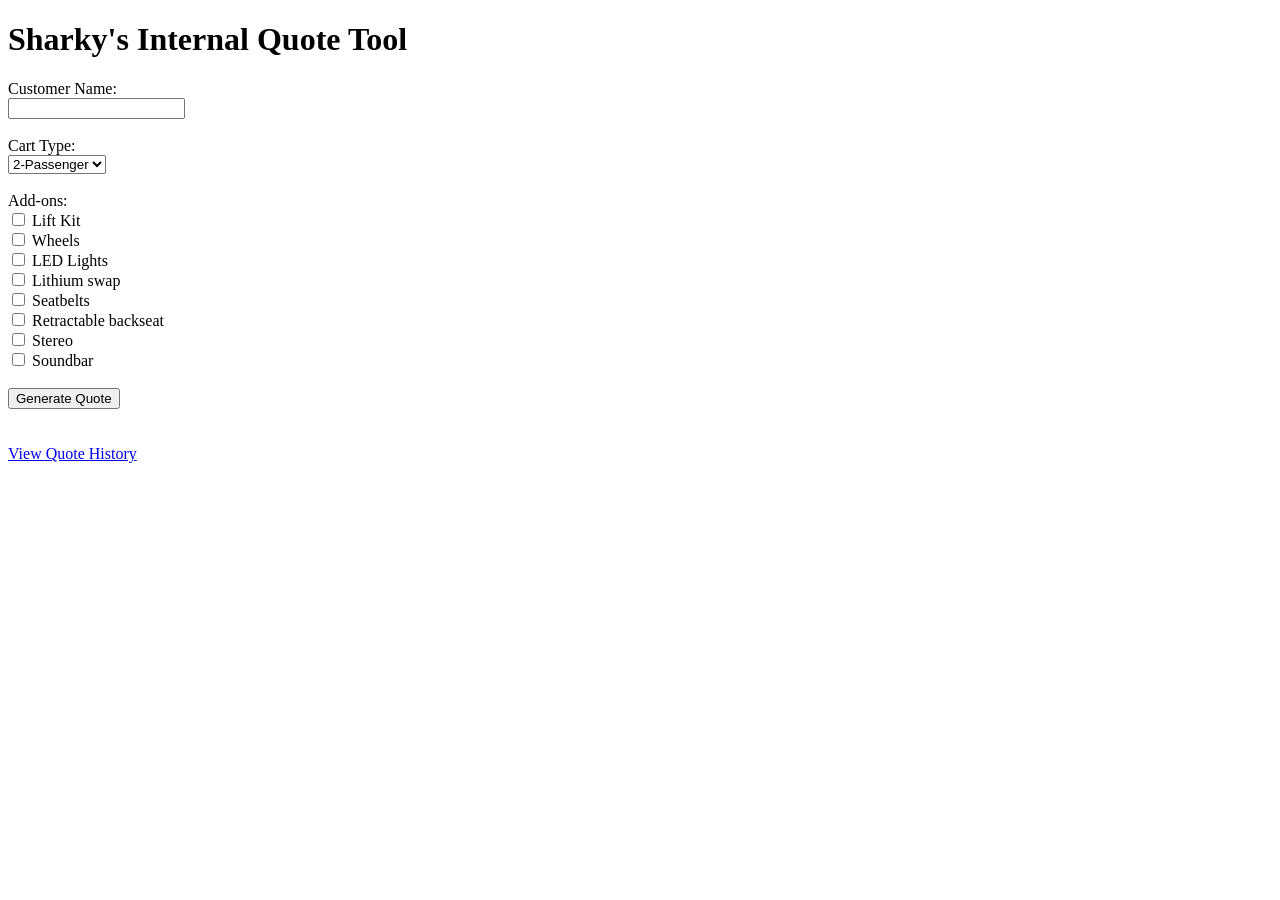
<file: sharkys-quotes/templates/index.html>
<!DOCTYPE html>
<html>
<head>
  <title>Sharky's Quote Tool</title>
</head>
<body>

  <h1>Sharky's Internal Quote Tool</h1>

  <form action="/quote" method="POST">

    <label>Customer Name:</label><br>
    <input type="text" name="customer_name"><br><br>

    <label>Cart Type:</label><br>
    <select name="cart_type">
      <option value="2">2-Passenger</option>
      <option value="4">4-Passenger</option>
      <option value="6">6-Passenger</option>
    </select><br><br>

    <label>Add-ons:</label><br>
    <input type="checkbox" name="lift_kit"> Lift Kit<br>
    <input type="checkbox" name="wheels"> Wheels<br>
    <input type="checkbox" name="leds"> LED Lights<br>
    <input type="checkbox" name="leds"> Lithium swap<br>
    <input type="checkbox" name="leds"> Seatbelts<br>
    <input type="checkbox" name="leds"> Retractable backseat<br>
    <input type="checkbox" name="leds"> Stereo<br>
    <input type="checkbox" name="leds"> Soundbar<br><br>

    <button type="submit">Generate Quote</button>

  </form>
  <br><br>
  <a href="/quotes">View Quote History</a>
</body>
</html>
</file>
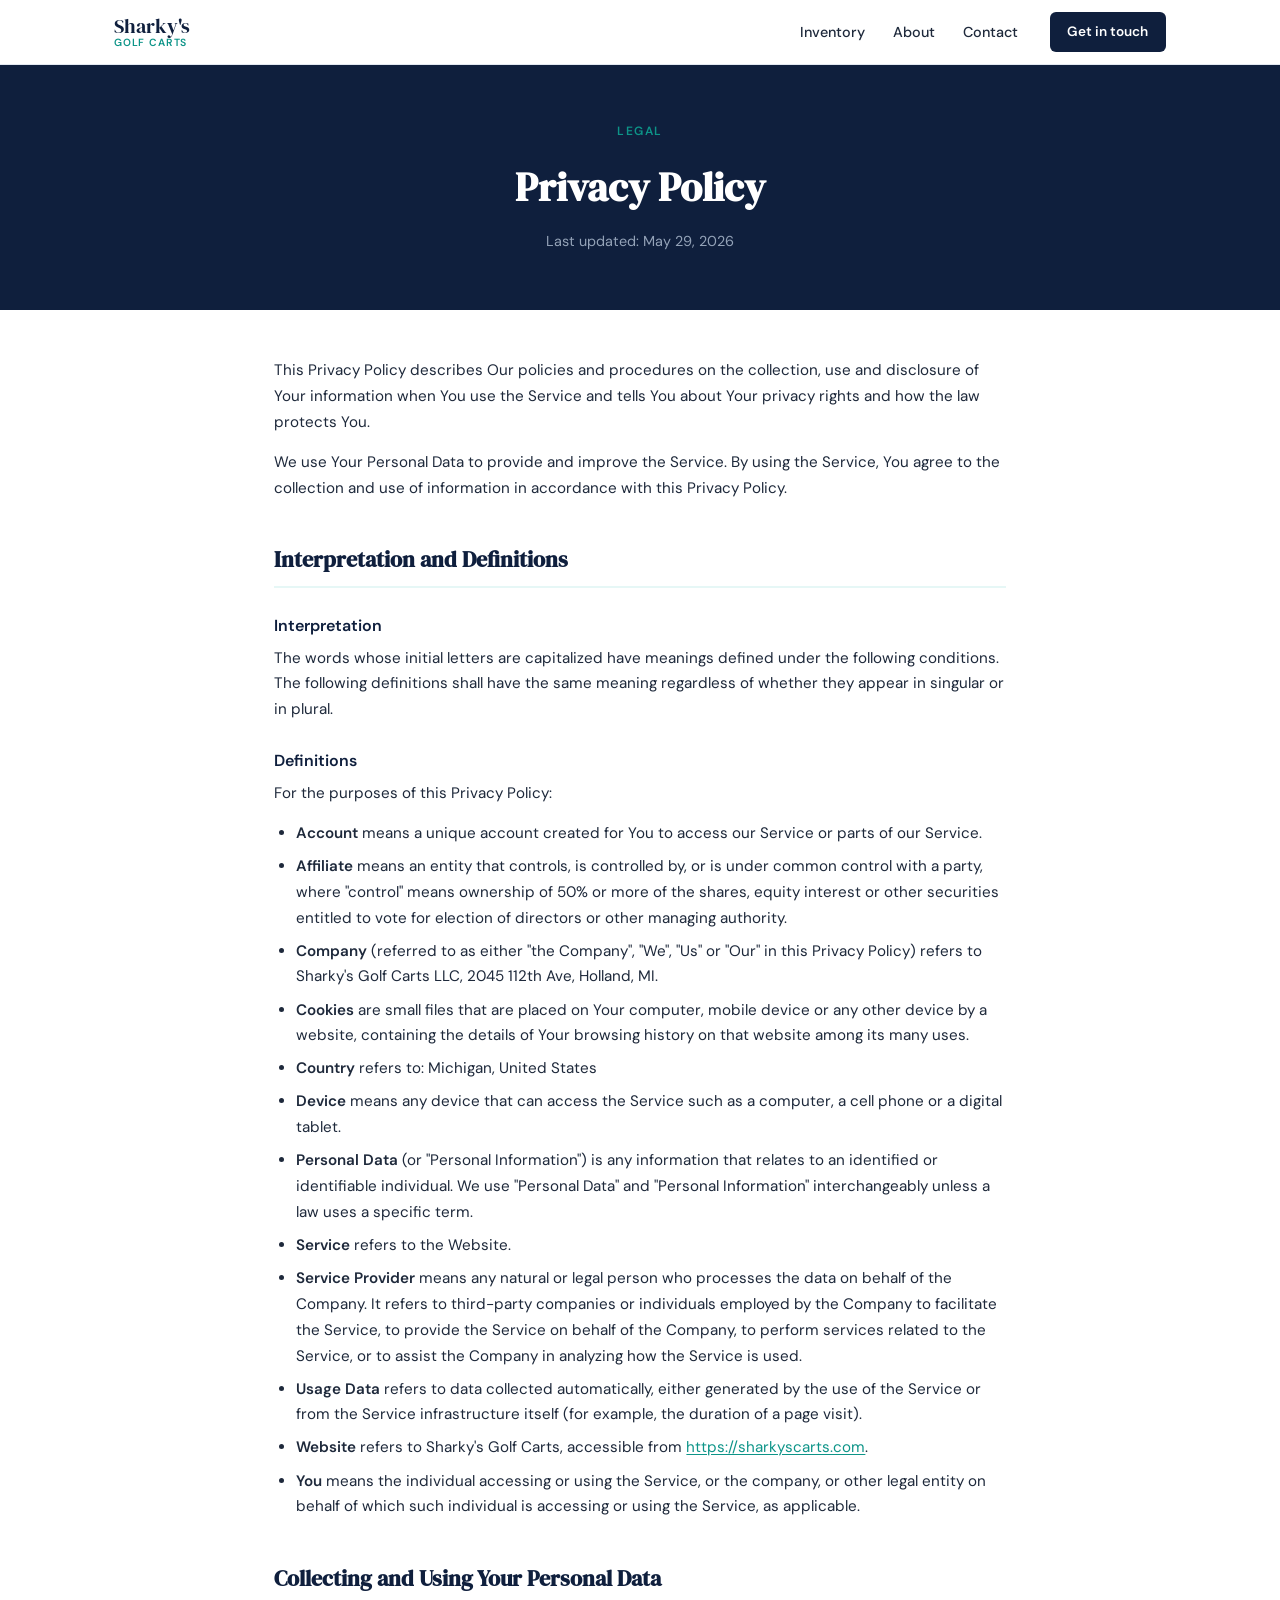
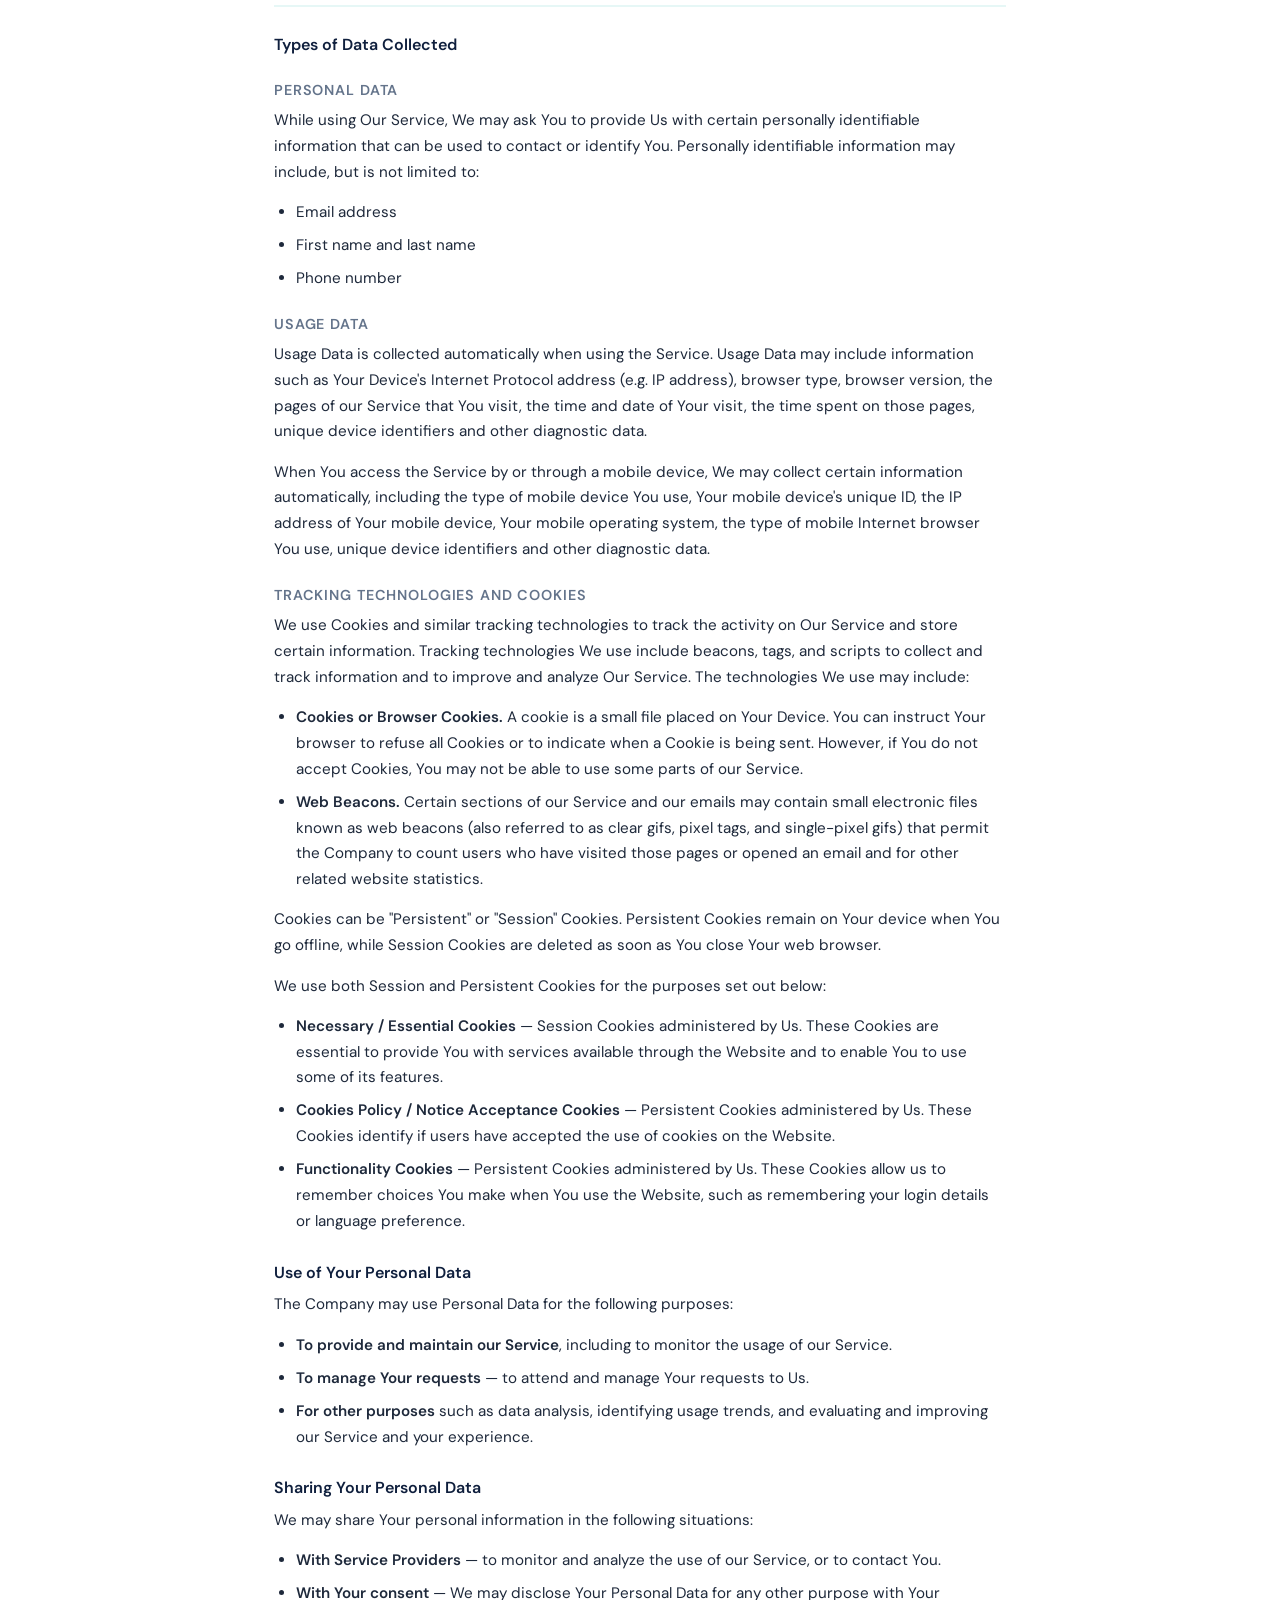
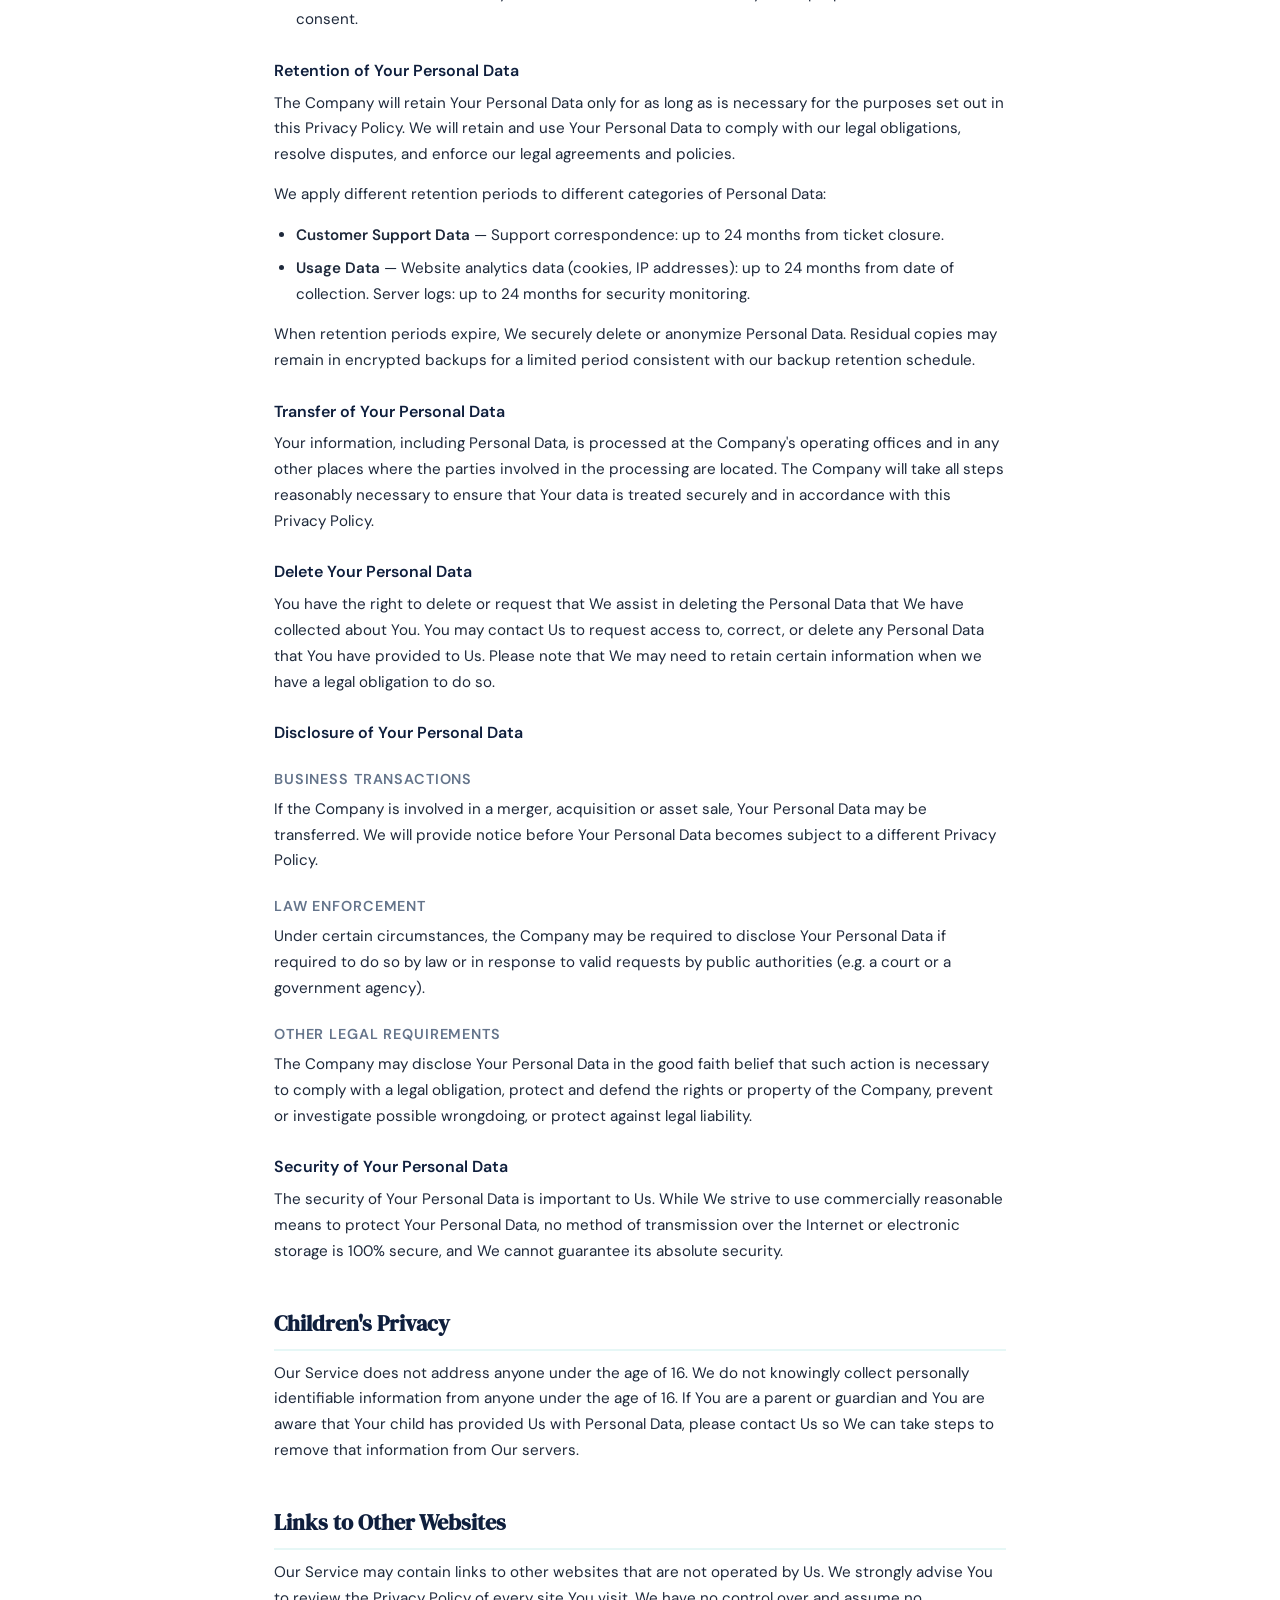
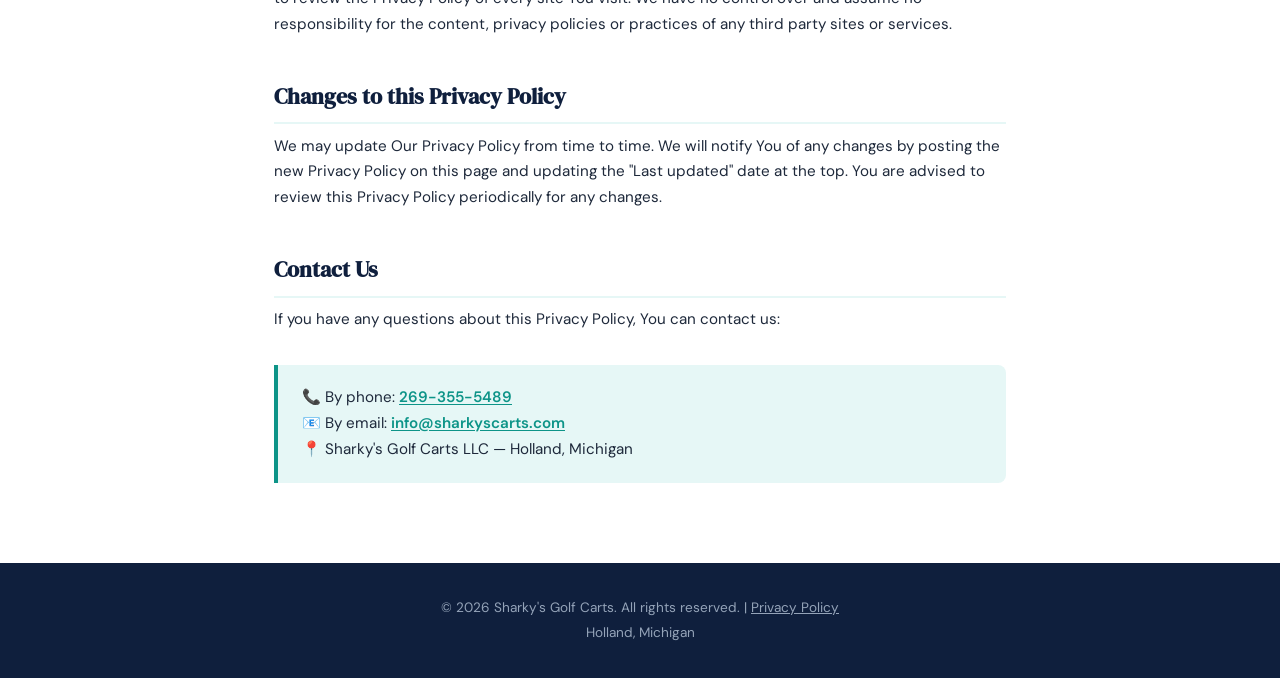
<file: privacy.html>
<!DOCTYPE html>
<html lang="en">
<head>
  <link rel="icon" href="data:image/svg+xml,<svg xmlns='http://www.w3.org/2000/svg' viewBox='0 0 100 100'><text y='.9em' font-size='90'>🦈</text></svg>">
  <meta charset="UTF-8" />
  <meta name="viewport" content="width=device-width, initial-scale=1.0" />
  <meta name="description" content="Privacy Policy — Sharky's Golf Carts, Holland, Michigan." />
  <title>Privacy Policy | Sharky's Golf Carts</title>
  <link rel="preconnect" href="https://fonts.googleapis.com" />
  <link rel="preconnect" href="https://fonts.gstatic.com" crossorigin />
  <link href="https://fonts.googleapis.com/css2?family=DM+Sans:wght@400;500;600&family=DM+Serif+Display&display=swap" rel="stylesheet" />
  <style>
    *, *::before, *::after { box-sizing: border-box; margin: 0; padding: 0; }

    :root {
      --navy:   #0f1f3d;
      --teal:   #0d9488;
      --teal-light: #e6f7f6;
      --text:   #1e293b;
      --muted:  #64748b;
      --border: #e2e8f0;
      --white:  #ffffff;
      --bg:     #f8fafc;
    }

    body {
      font-family: 'DM Sans', sans-serif;
      color: var(--text);
      background: var(--white);
      line-height: 1.7;
    }

    /* ── NAV ── */
    .site-header {
      position: sticky;
      top: 0;
      z-index: 100;
      background: var(--white);
      border-bottom: 1px solid var(--border);
    }
    .nav {
      max-width: 1100px;
      margin: 0 auto;
      padding: 0 1.5rem;
      height: 64px;
      display: flex;
      align-items: center;
      gap: 2rem;
    }
    .nav-logo { text-decoration: none; display: flex; flex-direction: column; line-height: 1.1; }
    .logo-shark { font-family: 'DM Serif Display', serif; font-size: 1.25rem; color: var(--navy); }
    .logo-sub   { font-size: 0.65rem; font-weight: 600; letter-spacing: .08em; text-transform: uppercase; color: var(--teal); }
    .nav-links  { display: flex; gap: 1.75rem; list-style: none; margin-left: auto; }
    .nav-links a { text-decoration: none; font-size: 0.9rem; font-weight: 500; color: var(--text); transition: color .2s; }
    .nav-links a:hover { color: var(--teal); }
    .nav-cta {
      text-decoration: none;
      background: var(--navy);
      color: var(--white);
      font-size: 0.85rem;
      font-weight: 600;
      padding: .5rem 1.1rem;
      border-radius: 6px;
      transition: background .2s;
    }
    .nav-cta:hover { background: var(--teal); }

    /* ── HERO STRIP ── */
    .policy-hero {
      background: var(--navy);
      color: var(--white);
      padding: 3.5rem 1.5rem;
      text-align: center;
    }
    .policy-hero .eyebrow {
      font-size: 0.75rem;
      font-weight: 600;
      letter-spacing: .12em;
      text-transform: uppercase;
      color: var(--teal);
      margin-bottom: .75rem;
    }
    .policy-hero h1 {
      font-family: 'DM Serif Display', serif;
      font-size: clamp(1.75rem, 4vw, 2.5rem);
      margin-bottom: .5rem;
    }
    .policy-hero p {
      font-size: 0.9rem;
      color: #94a3b8;
    }

    /* ── LAYOUT ── */
    .policy-wrap {
      max-width: 780px;
      margin: 0 auto;
      padding: 3rem 1.5rem 5rem;
    }

    /* ── TYPOGRAPHY ── */
    .policy-wrap h2 {
      font-family: 'DM Serif Display', serif;
      font-size: 1.4rem;
      color: var(--navy);
      margin: 2.5rem 0 .6rem;
      padding-bottom: .4rem;
      border-bottom: 2px solid var(--teal-light);
    }
    .policy-wrap h3 {
      font-size: 1rem;
      font-weight: 600;
      color: var(--navy);
      margin: 1.5rem 0 .4rem;
    }
    .policy-wrap h4 {
      font-size: 0.9rem;
      font-weight: 600;
      color: var(--muted);
      text-transform: uppercase;
      letter-spacing: .06em;
      margin: 1.25rem 0 .35rem;
    }
    .policy-wrap p {
      font-size: 0.95rem;
      color: var(--text);
      margin-bottom: .9rem;
    }
    .policy-wrap ul {
      padding-left: 1.4rem;
      margin-bottom: .9rem;
    }
    .policy-wrap li {
      font-size: 0.95rem;
      margin-bottom: .45rem;
    }
    .policy-wrap a {
      color: var(--teal);
      text-decoration: underline;
      text-underline-offset: 2px;
    }
    .policy-wrap a:hover { color: var(--navy); }
    .policy-wrap strong { font-weight: 600; }

    /* ── CONTACT CALLOUT ── */
    .contact-callout {
      background: var(--teal-light);
      border-left: 4px solid var(--teal);
      border-radius: 0 8px 8px 0;
      padding: 1.25rem 1.5rem;
      margin-top: 2rem;
    }
    .contact-callout p { margin: 0; font-size: 0.95rem; }
    .contact-callout a { font-weight: 600; }

    /* ── FOOTER ── */
    .site-footer {
      background: var(--navy);
      color: #94a3b8;
      text-align: center;
      padding: 2rem 1rem;
      font-size: 0.85rem;
      line-height: 1.9;
    }
    .site-footer a { color: #94a3b8; text-decoration: underline; }
    .site-footer a:hover { color: var(--white); }
  </style>
</head>
<body>

  <!-- NAV -->
  <header class="site-header">
    <nav class="nav">
      <a href="index.html" class="nav-logo">
        <span class="logo-shark">Sharky's</span>
        <span class="logo-sub">Golf Carts</span>
      </a>
      <ul class="nav-links">
        <li><a href="index.html#products">Inventory</a></li>
        <li><a href="index.html#about">About</a></li>
        <li><a href="index.html#contact">Contact</a></li>
      </ul>
      <a href="index.html#contact" class="nav-cta">Get in touch</a>
    </nav>
  </header>

  <!-- HERO STRIP -->
  <div class="policy-hero">
    <p class="eyebrow">Legal</p>
    <h1>Privacy Policy</h1>
    <p>Last updated: May 29, 2026</p>
  </div>

  <!-- POLICY CONTENT -->
  <main class="policy-wrap">

    <p>This Privacy Policy describes Our policies and procedures on the collection, use and disclosure of Your information when You use the Service and tells You about Your privacy rights and how the law protects You.</p>
    <p>We use Your Personal Data to provide and improve the Service. By using the Service, You agree to the collection and use of information in accordance with this Privacy Policy.</p>

    <h2>Interpretation and Definitions</h2>
    <h3>Interpretation</h3>
    <p>The words whose initial letters are capitalized have meanings defined under the following conditions. The following definitions shall have the same meaning regardless of whether they appear in singular or in plural.</p>

    <h3>Definitions</h3>
    <p>For the purposes of this Privacy Policy:</p>
    <ul>
      <li><strong>Account</strong> means a unique account created for You to access our Service or parts of our Service.</li>
      <li><strong>Affiliate</strong> means an entity that controls, is controlled by, or is under common control with a party, where "control" means ownership of 50% or more of the shares, equity interest or other securities entitled to vote for election of directors or other managing authority.</li>
      <li><strong>Company</strong> (referred to as either "the Company", "We", "Us" or "Our" in this Privacy Policy) refers to Sharky's Golf Carts LLC, 2045 112th Ave, Holland, MI.</li>
      <li><strong>Cookies</strong> are small files that are placed on Your computer, mobile device or any other device by a website, containing the details of Your browsing history on that website among its many uses.</li>
      <li><strong>Country</strong> refers to: Michigan, United States</li>
      <li><strong>Device</strong> means any device that can access the Service such as a computer, a cell phone or a digital tablet.</li>
      <li><strong>Personal Data</strong> (or "Personal Information") is any information that relates to an identified or identifiable individual. We use "Personal Data" and "Personal Information" interchangeably unless a law uses a specific term.</li>
      <li><strong>Service</strong> refers to the Website.</li>
      <li><strong>Service Provider</strong> means any natural or legal person who processes the data on behalf of the Company. It refers to third-party companies or individuals employed by the Company to facilitate the Service, to provide the Service on behalf of the Company, to perform services related to the Service, or to assist the Company in analyzing how the Service is used.</li>
      <li><strong>Usage Data</strong> refers to data collected automatically, either generated by the use of the Service or from the Service infrastructure itself (for example, the duration of a page visit).</li>
      <li><strong>Website</strong> refers to Sharky's Golf Carts, accessible from <a href="https://sharkyscarts.com" target="_blank" rel="noopener noreferrer">https://sharkyscarts.com</a>.</li>
      <li><strong>You</strong> means the individual accessing or using the Service, or the company, or other legal entity on behalf of which such individual is accessing or using the Service, as applicable.</li>
    </ul>

    <h2>Collecting and Using Your Personal Data</h2>
    <h3>Types of Data Collected</h3>

    <h4>Personal Data</h4>
    <p>While using Our Service, We may ask You to provide Us with certain personally identifiable information that can be used to contact or identify You. Personally identifiable information may include, but is not limited to:</p>
    <ul>
      <li>Email address</li>
      <li>First name and last name</li>
      <li>Phone number</li>
    </ul>

    <h4>Usage Data</h4>
    <p>Usage Data is collected automatically when using the Service. Usage Data may include information such as Your Device's Internet Protocol address (e.g. IP address), browser type, browser version, the pages of our Service that You visit, the time and date of Your visit, the time spent on those pages, unique device identifiers and other diagnostic data.</p>
    <p>When You access the Service by or through a mobile device, We may collect certain information automatically, including the type of mobile device You use, Your mobile device's unique ID, the IP address of Your mobile device, Your mobile operating system, the type of mobile Internet browser You use, unique device identifiers and other diagnostic data.</p>

    <h4>Tracking Technologies and Cookies</h4>
    <p>We use Cookies and similar tracking technologies to track the activity on Our Service and store certain information. Tracking technologies We use include beacons, tags, and scripts to collect and track information and to improve and analyze Our Service. The technologies We use may include:</p>
    <ul>
      <li><strong>Cookies or Browser Cookies.</strong> A cookie is a small file placed on Your Device. You can instruct Your browser to refuse all Cookies or to indicate when a Cookie is being sent. However, if You do not accept Cookies, You may not be able to use some parts of our Service.</li>
      <li><strong>Web Beacons.</strong> Certain sections of our Service and our emails may contain small electronic files known as web beacons (also referred to as clear gifs, pixel tags, and single-pixel gifs) that permit the Company to count users who have visited those pages or opened an email and for other related website statistics.</li>
    </ul>
    <p>Cookies can be "Persistent" or "Session" Cookies. Persistent Cookies remain on Your device when You go offline, while Session Cookies are deleted as soon as You close Your web browser.</p>
    <p>We use both Session and Persistent Cookies for the purposes set out below:</p>
    <ul>
      <li><strong>Necessary / Essential Cookies</strong> — Session Cookies administered by Us. These Cookies are essential to provide You with services available through the Website and to enable You to use some of its features.</li>
      <li><strong>Cookies Policy / Notice Acceptance Cookies</strong> — Persistent Cookies administered by Us. These Cookies identify if users have accepted the use of cookies on the Website.</li>
      <li><strong>Functionality Cookies</strong> — Persistent Cookies administered by Us. These Cookies allow us to remember choices You make when You use the Website, such as remembering your login details or language preference.</li>
    </ul>

    <h3>Use of Your Personal Data</h3>
    <p>The Company may use Personal Data for the following purposes:</p>
    <ul>
      <li><strong>To provide and maintain our Service</strong>, including to monitor the usage of our Service.</li>
      <li><strong>To manage Your requests</strong> — to attend and manage Your requests to Us.</li>
      <li><strong>For other purposes</strong> such as data analysis, identifying usage trends, and evaluating and improving our Service and your experience.</li>
    </ul>

    <h3>Sharing Your Personal Data</h3>
    <p>We may share Your personal information in the following situations:</p>
    <ul>
      <li><strong>With Service Providers</strong> — to monitor and analyze the use of our Service, or to contact You.</li>
      <li><strong>With Your consent</strong> — We may disclose Your Personal Data for any other purpose with Your consent.</li>
    </ul>

    <h3>Retention of Your Personal Data</h3>
    <p>The Company will retain Your Personal Data only for as long as is necessary for the purposes set out in this Privacy Policy. We will retain and use Your Personal Data to comply with our legal obligations, resolve disputes, and enforce our legal agreements and policies.</p>
    <p>We apply different retention periods to different categories of Personal Data:</p>
    <ul>
      <li><strong>Customer Support Data</strong> — Support correspondence: up to 24 months from ticket closure.</li>
      <li><strong>Usage Data</strong> — Website analytics data (cookies, IP addresses): up to 24 months from date of collection. Server logs: up to 24 months for security monitoring.</li>
    </ul>
    <p>When retention periods expire, We securely delete or anonymize Personal Data. Residual copies may remain in encrypted backups for a limited period consistent with our backup retention schedule.</p>

    <h3>Transfer of Your Personal Data</h3>
    <p>Your information, including Personal Data, is processed at the Company's operating offices and in any other places where the parties involved in the processing are located. The Company will take all steps reasonably necessary to ensure that Your data is treated securely and in accordance with this Privacy Policy.</p>

    <h3>Delete Your Personal Data</h3>
    <p>You have the right to delete or request that We assist in deleting the Personal Data that We have collected about You. You may contact Us to request access to, correct, or delete any Personal Data that You have provided to Us. Please note that We may need to retain certain information when we have a legal obligation to do so.</p>

    <h3>Disclosure of Your Personal Data</h3>
    <h4>Business Transactions</h4>
    <p>If the Company is involved in a merger, acquisition or asset sale, Your Personal Data may be transferred. We will provide notice before Your Personal Data becomes subject to a different Privacy Policy.</p>

    <h4>Law Enforcement</h4>
    <p>Under certain circumstances, the Company may be required to disclose Your Personal Data if required to do so by law or in response to valid requests by public authorities (e.g. a court or a government agency).</p>

    <h4>Other Legal Requirements</h4>
    <p>The Company may disclose Your Personal Data in the good faith belief that such action is necessary to comply with a legal obligation, protect and defend the rights or property of the Company, prevent or investigate possible wrongdoing, or protect against legal liability.</p>

    <h3>Security of Your Personal Data</h3>
    <p>The security of Your Personal Data is important to Us. While We strive to use commercially reasonable means to protect Your Personal Data, no method of transmission over the Internet or electronic storage is 100% secure, and We cannot guarantee its absolute security.</p>

    <h2>Children's Privacy</h2>
    <p>Our Service does not address anyone under the age of 16. We do not knowingly collect personally identifiable information from anyone under the age of 16. If You are a parent or guardian and You are aware that Your child has provided Us with Personal Data, please contact Us so We can take steps to remove that information from Our servers.</p>

    <h2>Links to Other Websites</h2>
    <p>Our Service may contain links to other websites that are not operated by Us. We strongly advise You to review the Privacy Policy of every site You visit. We have no control over and assume no responsibility for the content, privacy policies or practices of any third party sites or services.</p>

    <h2>Changes to this Privacy Policy</h2>
    <p>We may update Our Privacy Policy from time to time. We will notify You of any changes by posting the new Privacy Policy on this page and updating the "Last updated" date at the top. You are advised to review this Privacy Policy periodically for any changes.</p>

    <h2>Contact Us</h2>
    <p>If you have any questions about this Privacy Policy, You can contact us:</p>
    <div class="contact-callout">
      <p>📞 By phone: <a href="tel:2693555489">269-355-5489</a><br>
      📧 By email: <a href="mailto:info@sharkyscarts.com">info@sharkyscarts.com</a><br>
      📍 Sharky's Golf Carts LLC — Holland, Michigan</p>
    </div>

  </main>

  <!-- FOOTER -->
  <footer class="site-footer">
    <p>© <span id="year"></span> Sharky's Golf Carts. All rights reserved. | <a href="privacy.html">Privacy Policy</a></p>
    <p>Holland, Michigan</p>
  </footer>

  <script>
    document.getElementById('year').textContent = new Date().getFullYear();
  </script>

</body>
</html>
</file>
<file: styles.css>
/* ═══════════════════════════════════════════
   Sharky's Golf Carts — styles.css
   ═══════════════════════════════════════════ */

/* ── Reset & base ── */
*, *::before, *::after { box-sizing: border-box; margin: 0; padding: 0; }

:root {
  --navy:       #0a1f3c;
  --blue:       #185FA5;
  --blue-light: #d0e6f7;
  --blue-pale:  #eef6fd;
  --teal:       #0F6E56;
  --teal-light: #d0ece3;
  --white:      #ffffff;
  --off-white:  #f7f8fa;
  --gray-100:   #f0f2f5;
  --gray-300:   #d0d5de;
  --gray-500:   #7a8499;
  --gray-700:   #3d4557;
  --text:       #111827;
  --font-display: 'DM Serif Display', Georgia, serif;
  --font-body:    'DM Sans', system-ui, sans-serif;
  --radius-sm:  6px;
  --radius-md:  10px;
  --radius-lg:  16px;
  --shadow-sm:  0 1px 3px rgba(0,0,0,0.07), 0 1px 2px rgba(0,0,0,0.04);
  --shadow-md:  0 4px 12px rgba(0,0,0,0.08), 0 2px 4px rgba(0,0,0,0.04);
}

html { scroll-behavior: smooth; }

body {
  font-family: var(--font-body);
  font-size: 16px;
  line-height: 1.7;
  color: var(--text);
  background: var(--white);
  -webkit-font-smoothing: antialiased;
}

img { display: block; max-width: 100%; }
a { color: inherit; text-decoration: none; }
ul { list-style: none; }

/* ── Layout ── */
.section {
  padding: 5rem 2rem;
  max-width: 1100px;
  margin: 0 auto;
}

.section--alt {
  max-width: 100%;
  background: var(--navy);
  color: var(--white);
  padding: 5rem 2rem;
}

.section--alt .section {
  max-width: 1100px;
  padding: 0;
}

/* ── Navigation ── */
.site-header {
  position: sticky;
  top: 0;
  z-index: 100;
  background: rgba(255,255,255,0.95);
  backdrop-filter: blur(10px);
  -webkit-backdrop-filter: blur(10px);
  border-bottom: 1px solid var(--gray-300);
}

.nav {
  max-width: 1100px;
  margin: 0 auto;
  padding: 1rem 2rem;
  display: flex;
  align-items: center;
  gap: 2rem;
}

.nav-logo {
  display: flex;
  flex-direction: column;
  line-height: 1.1;
  margin-right: auto;
}

.logo-shark {
  font-family: var(--font-display);
  font-size: 20px;
  color: var(--navy);
}

.logo-sub {
  font-size: 10px;
  font-weight: 600;
  letter-spacing: 0.12em;
  text-transform: uppercase;
  color: var(--blue);
}

.nav-links {
  display: flex;
  gap: 2rem;
}

.nav-links a {
  font-size: 14px;
  font-weight: 500;
  color: var(--gray-700);
  transition: color 0.15s;
}

.nav-links a:hover { color: var(--navy); }

.nav-cta {
  font-size: 13px;
  font-weight: 600;
  padding: 0.5rem 1.25rem;
  background: var(--navy);
  color: var(--white);
  border-radius: var(--radius-sm);
  transition: background 0.15s;
  white-space: nowrap;
}

.nav-cta:hover { background: var(--blue); }

/* ── Hero ── */
.hero {
  position: relative;
  background: var(--blue-pale);
  border-bottom: 1px solid var(--blue-light);
  padding: 6rem 2rem 5rem;
  overflow: hidden;
}

.hero::before {
  content: '';
  position: absolute;
  right: -80px;
  top: -80px;
  width: 500px;
  height: 500px;
  border-radius: 50%;
  background: var(--blue-light);
  opacity: 0.5;
}

.hero-content {
  position: relative;
  max-width: 1100px;
  margin: 0 auto;
}

.hero-eyebrow {
  font-size: 12px;
  font-weight: 600;
  letter-spacing: 0.12em;
  text-transform: uppercase;
  color: var(--blue);
  margin-bottom: 1rem;
}

.hero-title {
  font-family: var(--font-display);
  font-size: clamp(36px, 5vw, 60px);
  line-height: 1.1;
  color: var(--navy);
  margin-bottom: 1.25rem;
}

.hero-body {
  font-size: 17px;
  color: var(--gray-700);
  max-width: 520px;
  margin-bottom: 2rem;
}

.hero-actions {
  display: flex;
  gap: 0.75rem;
  flex-wrap: wrap;
}

.hero-badge {
  position: absolute;
  right: 2rem;
  bottom: 2.5rem;
  width: 100px;
  height: 100px;
  border-radius: 50%;
  background: var(--navy);
  display: flex;
  align-items: center;
  justify-content: center;
}

.badge-inner {
  text-align: center;
  color: var(--white);
}

.badge-num {
  display: block;
  font-family: var(--font-display);
  font-size: 22px;
  line-height: 1;
}

.badge-text {
  display: block;
  font-size: 10px;
  font-weight: 600;
  letter-spacing: 0.05em;
  opacity: 0.8;
  margin-top: 2px;
}

/* ── Buttons ── */
.btn {
  display: inline-block;
  padding: 0.7rem 1.5rem;
  border-radius: var(--radius-sm);
  font-size: 14px;
  font-weight: 600;
  transition: all 0.15s;
  cursor: pointer;
}

.btn-primary {
  background: var(--navy);
  color: var(--white);
}

.btn-primary:hover { background: var(--blue); }

.btn-secondary {
  background: transparent;
  color: var(--navy);
  border: 1.5px solid var(--navy);
}

.btn-secondary:hover {
  background: var(--navy);
  color: var(--white);
}

/* ── Section headers ── */
.section-header {
  margin-bottom: 3rem;
}

.section-eyebrow {
  font-size: 11px;
  font-weight: 700;
  letter-spacing: 0.14em;
  text-transform: uppercase;
  color: var(--blue);
  margin-bottom: 0.5rem;
}

.section-title {
  font-family: var(--font-display);
  font-size: clamp(28px, 3.5vw, 40px);
  line-height: 1.15;
  color: var(--navy);
  margin-bottom: 0.75rem;
}

.section-sub {
  font-size: 16px;
  color: var(--gray-500);
  max-width: 520px;
}

/* ── Products ── */
.product-grid {
  display: grid;
  grid-template-columns: repeat(auto-fit, minmax(280px, 1fr));
  gap: 1.5rem;
}

.product-card {
  background: var(--white);
  border: 1px solid var(--gray-300);
  border-radius: var(--radius-lg);
  overflow: hidden;
  transition: box-shadow 0.2s, transform 0.2s;
}

.product-card:hover {
  box-shadow: var(--shadow-md);
  transform: translateY(-2px);
}

.product-img {
  width: 100%;
  height: 200px;
  display: flex;
  align-items: center;
  justify-content: center;
}


/* Replace these with real photo backgrounds when ready */
.product-img--blue  { background: var(--blue-light); color: var(--blue); }
.product-img--teal  { background: var(--teal-light); color: var(--teal); }
.product-img--navy  { background: #cfd6e3;           color: var(--navy); }

/* When you add real photos, use:
   <img src="images/cart1.jpg" alt="Cart name" style="width:100%;height:200px;object-fit:cover;">
   and remove the .product-img div entirely */
.img-placeholder {
  display: flex;
  flex-direction: column;
  align-items: center;
  gap: 8px;
}

.img-placeholder span {
  font-size: 12px;
  font-weight: 500;
  opacity: 0.6;
}

.product-body { padding: 1.25rem; }

.product-header {
  display: flex;
  align-items: center;
  justify-content: space-between;
  gap: 0.5rem;
  margin-bottom: 0.5rem;
}

.product-name {
  font-size: 16px;
  font-weight: 600;
  color: var(--navy);
}

.product-badge {
  font-size: 11px;
  font-weight: 700;
  letter-spacing: 0.05em;
  padding: 2px 8px;
  border-radius: 20px;
  white-space: nowrap;
}

.product-badge--new  { background: #d0ece3; color: var(--teal); }
.product-badge--used { background: var(--blue-light); color: var(--blue); }

.product-desc {
  font-size: 14px;
  color: var(--gray-500);
  margin-bottom: 1rem;
  line-height: 1.5;
}

.product-footer {
  display: flex;
  align-items: center;
  justify-content: space-between;
}

.product-price {
  font-size: 20px;
  font-weight: 600;
  color: var(--navy);
}

.product-link {
  font-size: 14px;
  font-weight: 600;
  color: var(--blue);
  transition: color 0.15s;
}

.product-link:hover { color: var(--navy); }

/* ── About ── */
.section--alt .section-eyebrow { color: #7fc6f5; }
.section--alt .section-title   { color: var(--white); }
.section--alt p                 { color: rgba(255,255,255,0.75); }
.section--alt p + p             { margin-top: 0.75rem; }

.about-grid {
  display: grid;
  grid-template-columns: 1fr 1fr;
  gap: 4rem;
  align-items: center;
  max-width: 1100px;
  margin: 0 auto;
  padding: 0 2rem;
}

.about-stats {
  display: grid;
  grid-template-columns: 1fr 1fr;
  gap: 1px;
  background: rgba(255,255,255,0.1);
  border-radius: var(--radius-lg);
  overflow: hidden;
}

.stat {
  padding: 2rem;
  background: rgba(255,255,255,0.05);
  display: flex;
  flex-direction: column;
  gap: 4px;
}

.stat-num {
  font-family: var(--font-display);
  font-size: 36px;
  color: var(--white);
  line-height: 1;
}

.stat-label {
  font-size: 13px;
  color: rgba(255,255,255,0.55);
  font-weight: 500;
}

/* ── Contact ── */
.contact-grid {
  display: grid;
  grid-template-columns: repeat(auto-fit, minmax(220px, 1fr));
  gap: 1rem;
}

.contact-card {
  background: var(--off-white);
  border: 1px solid var(--gray-300);
  border-radius: var(--radius-lg);
  padding: 1.5rem;
  display: flex;
  flex-direction: column;
  gap: 0.5rem;
}

.contact-icon {
  width: 44px;
  height: 44px;
  background: var(--blue-light);
  border-radius: var(--radius-md);
  display: flex;
  align-items: center;
  justify-content: center;
  color: var(--blue);
  margin-bottom: 0.25rem;
}

.contact-label {
  font-size: 11px;
  font-weight: 700;
  letter-spacing: 0.1em;
  text-transform: uppercase;
  color: var(--gray-500);
}

.contact-value {
  font-size: 15px;
  font-weight: 500;
  color: var(--navy);
}

a.contact-value:hover { color: var(--blue); }

/* ── Footer ── */
.site-footer {
  border-top: 1px solid var(--gray-300);
  padding: 1.5rem 2rem;
  display: flex;
  justify-content: space-between;
  align-items: center;
  gap: 1rem;
  flex-wrap: wrap;
  font-size: 13px;
  color: var(--gray-500);
  max-width: 100%;
}

/* ── Responsive ── */
@media (max-width: 768px) {
  .nav-links { display: none; }
  .nav-cta   { display: none; }

  .hero { padding: 4rem 1.5rem 8rem; }
  .hero-badge { right: 1.5rem; bottom: 1.5rem; }

  .section { padding: 3.5rem 1.5rem; }

  .about-grid {
    grid-template-columns: 1fr;
    gap: 2.5rem;
    padding: 0 1.5rem;
  }

  .section--alt { padding: 3.5rem 0; }

  .site-footer { flex-direction: column; text-align: center; }
}

@media (max-width: 480px) {
  .product-grid { grid-template-columns: 1fr; }
  .contact-grid { grid-template-columns: 1fr; }
  .about-stats  { grid-template-columns: 1fr 1fr; }
  .hero-actions { flex-direction: column; }
  .btn          { text-align: center; }
}
</file>
